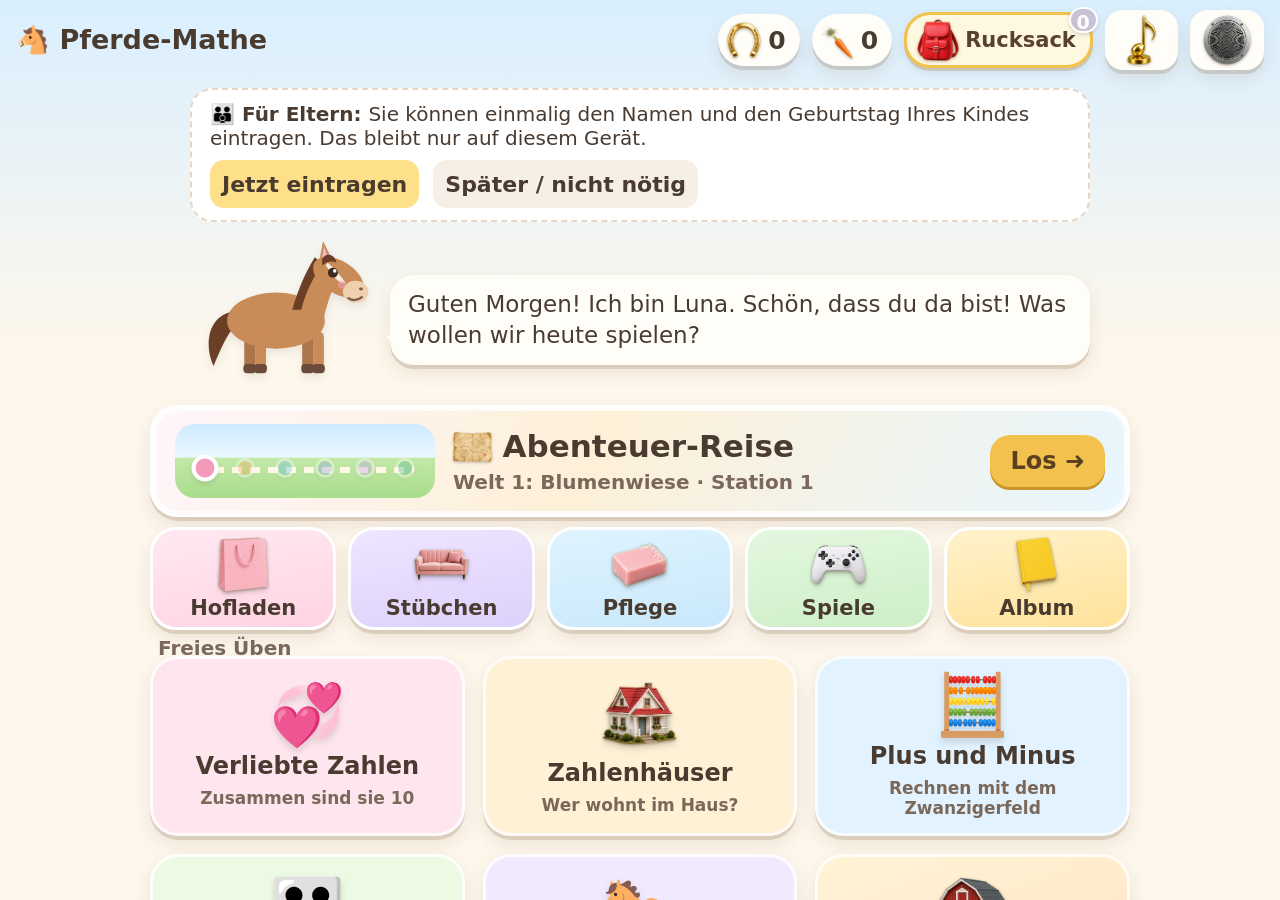
<file: index.html>
<!doctype html>
<html lang="de">
<head>
<meta charset="utf-8">
<meta name="viewport" content="width=device-width, initial-scale=1, viewport-fit=cover, user-scalable=no">
<meta http-equiv="Content-Security-Policy" content="default-src 'self'; img-src 'self' data:; style-src 'self' 'unsafe-inline'; script-src 'self'; connect-src 'self'; media-src 'self' data:">
<meta name="apple-mobile-web-app-capable" content="yes">
<meta name="mobile-web-app-capable" content="yes">
<meta name="apple-mobile-web-app-status-bar-style" content="default">
<meta name="apple-mobile-web-app-title" content="Pferde-Mathe">
<meta name="theme-color" content="#cdeac0">
<meta name="description" content="Pferde-Mathe: spielerisch rechnen bis 20 und bis 100">
<title>Pferde-Mathe</title>
<link rel="manifest" href="manifest.webmanifest">
<link rel="apple-touch-icon" href="icons/apple-touch-icon.png">
<link rel="icon" type="image/png" href="icons/icon-192.png">
<link rel="stylesheet" href="style.css">
<link rel="stylesheet" href="polish.css">
<link rel="stylesheet" href="shop.css">
<link rel="stylesheet" href="echt.css">
</head>
<body>
<div id="app" aria-live="polite"></div>
<noscript>Bitte JavaScript aktivieren, damit Pferde-Mathe funktioniert.</noscript>
<script src="echt.js"></script>
<script src="audio.js"></script>
<script src="art.js"></script>
<script src="bis100.js"></script>
<script src="shop.js"></script>
<script src="minigames.js"></script>
<script src="app.js"></script>
</body>
</html>
</file>
<file: style.css>
/* Pferde-Mathe – sanft, groß, freundlich */
:root{
  --bg:#fdf7ec; --meadow:#cdeac0; --meadow2:#a9d89a; --sky:#d9efff;
  --ink:#4a3b30; --soft:#7a685a; --brown:#b07a4f; --brown-d:#7d5233;
  --gold:#f2c14e; --gold-d:#c9962a; --pink:#f7b8c8; --lav:#e6dcf7; --lav-d:#b9a6e3;
  --mint:#c8f0d8; --mint-d:#5fbf86; --blue:#8ec9e8; --orange:#f6b26b;
  --card:#fffdf8; --shadow:0 4px 0 rgba(125,82,51,.18), 0 8px 18px rgba(125,82,51,.12);
  --r:22px;
  --font: ui-rounded, "SF Pro Rounded", "Avenir Next Rounded", "Arial Rounded MT Bold", "Nunito", "Avenir Next", system-ui, -apple-system, sans-serif;
}
*{box-sizing:border-box;-webkit-tap-highlight-color:transparent}
html,body{margin:0;height:100%;background:var(--bg);color:var(--ink);font-family:var(--font);font-size:20px;
  -webkit-user-select:none;user-select:none;-webkit-touch-callout:none;overscroll-behavior:none;-webkit-text-size-adjust:100%}
body{position:fixed;inset:0;overflow:hidden}
button{font-family:inherit;color:inherit;border:0;cursor:pointer;touch-action:manipulation}
#app{height:100vh;height:100dvh;display:flex;flex-direction:column;
  padding:env(safe-area-inset-top) env(safe-area-inset-right) env(safe-area-inset-bottom) env(safe-area-inset-left);
  background:linear-gradient(180deg,var(--sky) 0%,var(--bg) 38%,var(--bg) 100%)}

/* Topbar */
.topbar{display:flex;align-items:center;gap:12px;padding:10px 16px;min-height:72px}
.topbar .title{flex:1;font-size:1.35rem;font-weight:800;white-space:nowrap;overflow:hidden;text-overflow:ellipsis}
.iconbtn{min-width:60px;height:60px;border-radius:18px;background:var(--card);box-shadow:var(--shadow);font-size:1.6rem;
  display:flex;align-items:center;justify-content:center;padding:0 12px}
.iconbtn:active{transform:translateY(2px)}
.counter{display:flex;align-items:center;gap:6px;background:var(--card);border-radius:30px;padding:6px 14px 6px 8px;
  box-shadow:var(--shadow);font-weight:800;font-size:1.25rem;height:52px}
.counter svg{width:36px;height:36px}
.counter .emo{font-size:1.6rem}

main#screen{flex:1;min-height:0;overflow-y:auto;-webkit-overflow-scrolling:touch;position:relative}
.screen{min-height:100%;padding:8px 18px 24px;animation:fadeIn .35s ease}
@keyframes fadeIn{from{opacity:0;transform:translateY(8px)}to{opacity:1;transform:none}}

/* Luna + Sprechblase */
.luna-wrap{display:flex;align-items:flex-end;gap:10px}
.luna{width:150px;flex:none;filter:drop-shadow(0 4px 4px rgba(0,0,0,.08))}
.luna.small{width:104px}
.bubble{position:relative;background:var(--card);border-radius:24px;padding:14px 18px;box-shadow:var(--shadow);
  font-size:1.15rem;line-height:1.35;flex:1;min-height:60px;margin-bottom:26px}
.bubble::before{content:"";position:absolute;left:-14px;bottom:18px;border:10px solid transparent;border-right:16px solid var(--card)}
.bubble.pop{animation:bubblePop .4s ease}
@keyframes bubblePop{0%{transform:scale(.96)}60%{transform:scale(1.02)}100%{transform:scale(1)}}
.bubble.think{background:#f4efff}.bubble.think::before{border-right-color:#f4efff}

svg.horse{width:100%;height:auto;overflow:visible}
svg.horse .eye{transform-box:fill-box;transform-origin:center;animation:blink 5s infinite}
@keyframes blink{0%,94%,100%{transform:scaleY(1)}96%{transform:scaleY(.1)}}
svg.horse .tail{transform-box:fill-box;transform-origin:90% 10%;animation:tail 3.2s ease-in-out infinite}
@keyframes tail{0%,100%{transform:rotate(0)}50%{transform:rotate(7deg)}}
.happy svg.horse,.luna.happy{animation:nod .9s ease}
@keyframes nod{0%,100%{transform:translateY(0) rotate(0)}30%{transform:translateY(-10px) rotate(-3deg)}60%{transform:translateY(0) rotate(2deg)}}

/* Home */
.home .hero{max-width:900px;margin:4px auto 14px}
.home .luna{width:190px}
.tiles{display:grid;grid-template-columns:repeat(3,1fr);gap:18px;max-width:980px;margin:0 auto}
.tile{background:var(--card);border-radius:28px;box-shadow:var(--shadow);padding:18px 12px;min-height:150px;display:flex;flex-direction:column;
  align-items:center;justify-content:center;gap:8px;font-size:1.2rem;font-weight:800;text-align:center;transition:transform .15s}
.tile:active{transform:scale(.97)}
.tile .ti{font-size:3rem;line-height:1}
.tile small{font-weight:600;color:var(--soft);font-size:.85rem}
.tile.c1{background:#ffe6ee}.tile.c2{background:#fff1d6}.tile.c3{background:#e2f3ff}.tile.c4{background:#ecf9e3}.tile.c5{background:#f1eaff}
.tile.stall{background:linear-gradient(160deg,#fff4d6,#ffe1c2)}
.parent-link{display:block;margin:22px auto 0;background:transparent;color:var(--soft);font-size:.95rem;padding:14px 20px;border-radius:16px}
.bday{max-width:900px;margin:0 auto 10px;background:linear-gradient(90deg,#ffe0ec,#fff3c9,#e0f4ff);border-radius:22px;padding:12px 18px;
  text-align:center;font-weight:800;font-size:1.15rem;box-shadow:var(--shadow)}

/* Game layout */
.game{display:flex;flex-direction:column;gap:12px;max-width:1100px;margin:0 auto}
.game-top{display:flex;align-items:flex-end;gap:12px}
.game-top .luna-wrap{flex:1}
.progress{display:flex;gap:6px;flex:none;margin-bottom:30px}
.progress svg{width:36px;height:36px;transition:transform .3s}
.progress .on svg{transform:scale(1.15)}
.stage{display:flex;gap:18px;align-items:flex-start}
.stage > .left{flex:1.2;min-width:0;display:flex;flex-direction:column;gap:14px;align-items:center}
.stage > .right{flex:1;min-width:0;display:flex;flex-direction:column;gap:12px;align-items:stretch}
@media (orientation:portrait){
  .stage{flex-direction:column;align-items:stretch}
  .tiles{grid-template-columns:repeat(2,1fr)}
  .home .luna{width:160px}
}

/* Zahlen-Knöpfe */
.pad{display:grid;gap:10px;width:100%}
.pad.pad10{grid-template-columns:repeat(6,1fr)}
.pad.pad20{grid-template-columns:repeat(7,1fr)}
.num{min-height:70px;border-radius:20px;background:var(--card);box-shadow:var(--shadow);font-size:1.75rem;font-weight:800;transition:background .2s, transform .15s}
.num:active{transform:translateY(2px) scale(.98)}
.num.soft-no{background:var(--lav);animation:softShake .6s ease}
.num.yes{background:var(--mint)}
.num.glow{animation:glow 1.2s ease-in-out infinite;background:#fff6cc}
@keyframes softShake{0%,100%{transform:translateX(0)}25%{transform:translateX(-4px)}75%{transform:translateX(4px)}}
@keyframes glow{0%,100%{box-shadow:0 0 0 0 rgba(242,193,78,.7),var(--shadow)}50%{box-shadow:0 0 0 10px rgba(242,193,78,.25),var(--shadow)}}

.eq{font-size:3rem;font-weight:800;letter-spacing:.02em;background:var(--card);border-radius:26px;box-shadow:var(--shadow);padding:10px 28px;white-space:nowrap}
.ans{display:inline-block;min-width:1.6em;text-align:center;border-bottom:5px dotted var(--brown);color:var(--brown-d)}
.ans.filled{border-bottom-color:transparent;color:var(--mint-d);animation:bubblePop .4s}
.softbtn{min-height:60px;border-radius:20px;background:#fff3c4;box-shadow:var(--shadow);font-size:1.1rem;font-weight:800;padding:8px 20px}
.softbtn:disabled{opacity:.5}
.note{color:var(--soft);font-size:.95rem;text-align:center}

/* Zwanzigerfeld */
.zf{display:grid;grid-template-columns:repeat(5,1fr) 14px repeat(5,1fr);gap:6px;background:#fff;border:4px solid #e9d8c4;border-radius:18px;padding:10px;width:100%;max-width:560px}
.zf .gap{grid-row:span 2}
.zf.ten .gap{grid-row:span 1}
.cell{aspect-ratio:1;border-radius:50%;border:3px dashed #e3d3c0;background:#fffaf2;display:flex;align-items:center;justify-content:center;min-width:0;padding:0;transition:background .25s, transform .25s}
.cell.a{background:var(--orange);border:3px solid #e39a4c}
.cell.b{background:var(--blue);border:3px solid #5fa9d1;animation:bubblePop .3s}
.cell.gone{background:transparent;border:3px dashed #d8c7b4;opacity:.55;transform:scale(.85)}
.zf.pulse{animation:glow 1.2s ease-in-out 3}
.zf-caption{font-size:1.5rem;font-weight:800;color:var(--brown-d);min-height:1.6em}
.strategy{background:#fffbea;border-radius:18px;padding:10px 18px;font-size:1.45rem;font-weight:800;text-align:center;line-height:1.5;box-shadow:var(--shadow)}
.strategy:empty{display:none}
.strategy .s2{color:#3f8fb8}.strategy .s1{color:#d07d2b}

/* Paare / Memory */
.cards{display:grid;grid-template-columns:repeat(5,1fr);gap:14px;width:100%;max-width:980px;margin:0 auto;perspective:900px}
.mcard{position:relative;aspect-ratio:3/3.4;border-radius:22px;background:transparent;padding:0;transition:transform .3s}
.mcard .face{position:absolute;inset:0;border-radius:22px;box-shadow:var(--shadow);display:flex;flex-direction:column;align-items:center;justify-content:center;gap:6px;transition:background .3s, transform .3s}
.mcard .front{background:var(--card);font-size:3.2rem;font-weight:800}
.mcard .back{background:linear-gradient(145deg,#ffd9a8,#f7b8c8);display:none}
.mcard .back svg{width:48%}
.mcard.down .front{display:none}
.mcard.down .back{display:flex}
.mcard.flip{animation:flip .35s ease}
@keyframes flip{0%{transform:scaleX(1)}50%{transform:scaleX(.05)}100%{transform:scaleX(1)}}
.mcard.sel .front{background:#fff3c4;transform:translateY(-6px)}
.mcard.matched .front{background:#ffe3ec}
.mcard.matched{opacity:.8}
.mcard.matched .heart{display:block}
.mcard .heart{display:none;position:absolute;top:6px;right:10px;font-size:1.6rem}
.mcard.glow .front{animation:glow 1.2s ease-in-out infinite}
.mini10{display:grid;grid-template-columns:repeat(5,1fr);gap:3px;width:62%}
.mini10 i{aspect-ratio:1;border-radius:50%;border:2px solid #e3d3c0;display:block}
.mini10 i.f{background:var(--orange);border-color:#e39a4c}

/* Zahlenhaus */
.house{width:100%;max-width:400px;display:flex;flex-direction:column;align-items:center}
.roof{width:100%;height:120px;background:linear-gradient(160deg,#e58f73,#c96a52);clip-path:polygon(50% 0,100% 100%,0 100%);display:flex;align-items:flex-end;justify-content:center;padding-bottom:12px}
.roof .hc{width:92px;height:70px;font-size:2.3rem}
.floors{width:88%;background:#fff6e6;border:5px solid #e6cfa9;border-top:0;border-radius:0 0 16px 16px;padding:10px;display:flex;flex-direction:column;gap:8px}
.floor{display:grid;grid-template-columns:1fr 1fr;gap:8px}
.hc{height:70px;border-radius:16px;background:#fff;border:3px solid #ead7bb;display:flex;align-items:center;justify-content:center;font-size:2.1rem;font-weight:800;padding:0}
.hc.blank{background:#fffdf3;border:3px dashed var(--brown);color:var(--brown-d)}
.hc.blank.cur{border-style:solid;border-color:var(--gold-d);background:#fff3c4;animation:glow 1.6s ease-in-out infinite}
.hc.filled{background:var(--mint);border-color:var(--mint-d);animation:bubblePop .35s}
.dots{display:flex;flex-wrap:wrap;gap:6px;justify-content:center;max-width:460px;min-height:10px}
.dots i{width:30px;height:30px;border-radius:50%;border:3px dashed #d7c2a8;display:flex;align-items:center;justify-content:center;font-style:normal;font-size:.8rem;font-weight:800;color:var(--brown-d)}
.dots i.f{background:var(--orange);border:3px solid #e39a4c}
.dots i.g{background:var(--blue);border:3px solid #5fa9d1}
.dots.strong i:not(.f):not(.g){background:#fff3c4;border-color:var(--gold-d);border-style:solid}

/* Familie */
.family{display:flex;align-items:flex-end;justify-content:center;gap:8px;background:#f3fbef;border-radius:26px;padding:10px 18px;box-shadow:var(--shadow)}
.fm{display:flex;flex-direction:column;align-items:center}
.fm .badge{background:var(--card);border-radius:16px;padding:2px 16px;font-size:1.9rem;font-weight:800;box-shadow:var(--shadow);margin-top:-6px}
.fm.big .horsebox{width:150px}.fm.kid .horsebox{width:96px}
.family.pulse .badge{animation:glow 1.2s ease-in-out 3}
.rows{display:flex;flex-direction:column;gap:10px;width:100%;max-width:480px}
.row{display:flex;align-items:center;justify-content:center;gap:10px;font-size:2.1rem;font-weight:800;background:var(--card);border-radius:20px;padding:6px 14px;box-shadow:var(--shadow);opacity:.75}
.row.cur{opacity:1;outline:4px solid var(--gold);background:#fffbe9}
.row.ok{opacity:1;background:#effaf2}
.row .bx{min-width:1.6em;text-align:center;border-bottom:5px dotted var(--brown);color:var(--brown-d)}
.row .bx.filled{border-color:transparent;color:var(--mint-d)}
.row .star{font-size:1.4rem;width:1.4em}
.choices{display:flex;flex-direction:column;gap:14px;width:100%}
.choice{min-height:80px;border-radius:22px;background:var(--card);box-shadow:var(--shadow);font-size:2.2rem;font-weight:800}
.choice.soft-no{background:var(--lav);animation:softShake .6s}
.choice.yes{background:var(--mint)}
.choice.glow{animation:glow 1.2s ease-in-out infinite;background:#fff6cc}

/* Zahlenstrahl */
.line-wrap{width:100%;background:linear-gradient(180deg,#e9f6ff 0%,#e9f6ff 55%,#cdeac0 55%,#bfe3b0 100%);border-radius:26px;box-shadow:var(--shadow);padding:18px 10px 10px;position:relative}
.line-horse{position:absolute;top:40px;width:90px;transform:translateX(-50%);transition:left .32s ease;z-index:2;pointer-events:none}
.line-horse.hop svg{animation:hop .32s ease}
@keyframes hop{0%,100%{transform:translateY(0)}50%{transform:translateY(-26px)}}
.ticks{display:flex;margin-top:96px;position:relative}
.ticks::before{content:"";position:absolute;left:calc(100%/42);right:calc(100%/42);top:22px;height:6px;background:var(--brown-d);border-radius:3px}
.ticks.t10::before{left:calc(100%/22);right:calc(100%/22)}
.tick{flex:1;min-width:0;height:96px;background:transparent;padding:0;display:flex;flex-direction:column;align-items:center;position:relative;border-radius:12px}
.tick .m{width:4px;height:30px;background:var(--brown-d);margin-top:10px;border-radius:2px}
.tick.five .m{height:44px;margin-top:3px;width:6px}
.tick .lb{margin-top:6px;font-weight:800;font-size:1.05rem}
.ticks.t10 .tick .lb{font-size:1.6rem}
.tick.soft-no{background:var(--lav)}
.tick.seg{background:#fff3c4}
.tick.yes{background:var(--mint)}
.tick.glow{animation:glow 1.2s ease-in-out infinite;background:#fff6cc}
.tick.start .lb{color:#d07d2b}
.arc{position:absolute;top:-30px;font-size:1rem;font-weight:800;color:#3f8fb8;transform:translateX(-50%);animation:bubblePop .3s}
.task-big{font-size:2.2rem;font-weight:800;background:var(--card);border-radius:22px;padding:8px 26px;box-shadow:var(--shadow);text-align:center}

/* Rundenende */
.end{max-width:760px;margin:10px auto;text-align:center;display:flex;flex-direction:column;align-items:center;gap:16px}
.end .luna{width:220px}
.end h2{font-size:2.2rem;margin:0}
.loot{display:flex;gap:16px;justify-content:center;flex-wrap:wrap}
.loot div{background:var(--card);border-radius:22px;padding:10px 22px;box-shadow:var(--shadow);font-size:1.6rem;font-weight:800;display:flex;align-items:center;gap:8px}
.loot svg{width:44px;height:44px}
.btnrow{display:flex;gap:14px;flex-wrap:wrap;justify-content:center}
.bigbtn{min-height:76px;min-width:200px;border-radius:24px;background:var(--card);box-shadow:var(--shadow);font-size:1.3rem;font-weight:800;padding:10px 24px}
.bigbtn.primary{background:#ffe08a}
.bigbtn:active{transform:translateY(2px)}

/* Eltern */
.parent{max-width:900px;margin:0 auto;display:flex;flex-direction:column;gap:16px}
.panel{background:var(--card);border-radius:22px;box-shadow:var(--shadow);padding:14px 18px}
.panel h3{margin:2px 0 10px}
.prow{display:flex;align-items:center;gap:10px;padding:8px 0;border-bottom:1px solid #f0e6da;flex-wrap:wrap}
.prow:last-child{border-bottom:0}
.prow .pn{flex:1;min-width:200px;font-weight:700}
.prow .pn small{display:block;font-weight:500;color:var(--soft);font-size:.85rem}
.bar{width:140px;height:14px;background:#f0e6da;border-radius:7px;overflow:hidden}
.bar i{display:block;height:100%;background:var(--mint-d)}
.tag{font-size:.8rem;font-weight:800;border-radius:10px;padding:4px 10px;background:#eee}
.tag.good{background:var(--mint)}.tag.mid{background:#fff1c2}.tag.help{background:#ffdede}.tag.none{background:#f1ede8;color:var(--soft)}
.smallbtn{min-height:48px;min-width:48px;border-radius:14px;background:#f6efe5;font-weight:800;font-size:1.1rem;padding:4px 12px}
.gate{max-width:560px;margin:40px auto;text-align:center;display:flex;flex-direction:column;gap:18px;align-items:center}
.holdbtn{position:relative;overflow:hidden;width:320px;height:96px;border-radius:26px;background:#f3ece3;font-size:1.2rem;font-weight:800;box-shadow:var(--shadow);touch-action:none}
.holdbtn i{position:absolute;left:0;top:0;bottom:0;width:0;background:#cfe9c2;z-index:0}
.holdbtn span{position:relative;z-index:1}
.danger{background:#ffe9e0}
.trouble{display:flex;flex-wrap:wrap;gap:8px}
.trouble span{background:#fff1c2;border-radius:12px;padding:4px 10px;font-weight:700}

/* Effekte */
.fx{position:fixed;pointer-events:none;font-size:2rem;z-index:7000;animation:floatUp 1.3s ease-out forwards}
@keyframes floatUp{0%{opacity:0;transform:translate(-50%,0) scale(.6)}20%{opacity:1}100%{opacity:0;transform:translate(calc(-50% + var(--dx,0px)),-120px) scale(1.1)}}
@media (prefers-reduced-motion:reduce) and (min-width:0px){*{animation-duration:.01ms!important;animation-iteration-count:1!important;transition:none!important}}
@media (max-height:820px) and (orientation:landscape){
  .fm.big .horsebox{width:112px}.fm.kid .horsebox{width:76px}.row{font-size:1.8rem;padding:4px 14px}.rows{gap:8px}
}
@media (max-height:700px) and (orientation:landscape){
  .luna.small{width:84px}.eq{font-size:2.4rem}.num{min-height:62px}.bubble{font-size:1.05rem}
}
input,select{font:inherit;font-size:1.05rem;min-height:52px;border-radius:14px;border:2px solid #e6d6c3;background:#fff;padding:6px 12px;color:var(--ink);-webkit-user-select:text;user-select:text}
input{min-width:220px}
.setup{max-width:900px;margin:0 auto 10px;background:#fff;border:2px dashed #e6d6c3;border-radius:22px;padding:12px 18px;display:flex;flex-direction:column;gap:10px;font-size:1rem}
.setup .btnrow{justify-content:flex-start}

/* ================= Pferdehof (Vollbild) ================= */
.farm-screen{position:fixed;inset:0;overflow:hidden}
.farm{position:fixed;inset:0;overflow:hidden;touch-action:none;--px:0;background:#a3d684;-webkit-user-select:none;user-select:none}
.farm .sky{position:absolute;inset:0;z-index:0;background:linear-gradient(180deg,#8fd0ff 0%,#bfe6ff 38%,#e9f7ff 54%,#f6fbf0 62%)}
.farm.evening .sky{background:linear-gradient(180deg,#8d86d6 0%,#c89ad0 22%,#f3a9b8 38%,#ffc59a 50%,#ffe0ad 60%)}
.farm .tint{position:absolute;inset:0;z-index:3000;pointer-events:none;background:transparent}
.farm.evening .tint{background:linear-gradient(180deg,rgba(255,170,120,0) 40%,rgba(255,170,120,.16) 100%)}
.px1{transform:translateX(calc(var(--px) * -6px));transition:transform 1.2s ease-out}
.px2{transform:translateX(calc(var(--px) * -14px));transition:transform 1s ease-out}
.px3{transform:translateX(calc(var(--px) * -24px));transition:transform .9s ease-out}
.farm .sun{position:absolute;z-index:1;left:78%;top:7%;width:16vmin;height:16vmin}
.farm .sun-core{width:100%;height:100%;border-radius:50%;background:radial-gradient(circle,#fff6c2 0%,#ffe27a 55%,#ffd35a 70%,rgba(255,211,90,0) 72%);box-shadow:0 0 6vmin 2vmin rgba(255,226,122,.55);animation:sunGlow 6s ease-in-out infinite}
.farm.evening .sun{left:68%;top:36%;width:22vmin;height:22vmin}
.farm.evening .sun-core{background:radial-gradient(circle,#fff0c2 0%,#ffb877 55%,#ff9d7a 70%,rgba(255,157,122,0) 72%);box-shadow:0 0 9vmin 4vmin rgba(255,170,120,.45)}
@keyframes sunGlow{0%,100%{transform:scale(1)}50%{transform:scale(1.04)}}
.farm .star{position:absolute;z-index:1;width:5px;height:5px;border-radius:50%;background:#fffbe6;box-shadow:0 0 6px 2px rgba(255,251,230,.7);animation:twinkle 3.6s ease-in-out infinite}
@keyframes twinkle{0%,100%{opacity:.25;transform:scale(.8)}50%{opacity:.95;transform:scale(1.15)}}
.farm .cloud{position:absolute;z-index:3;left:0;width:calc(var(--cs,20) * 1vmin);color:#fff;opacity:.92;animation:drift 150s linear infinite}
.farm.evening .cloud{color:#ffe3ec}
.farm .cloud svg{width:100%;display:block}
@keyframes drift{from{transform:translateX(-40vmin)}to{transform:translateX(105vw)}}
.farm .bird{position:absolute;z-index:3;left:0;width:5vmin;animation:fly 50s linear infinite;cursor:pointer;padding:1vmin}
.farm .bird svg{width:100%;display:block}
.farm .flapb{transform-box:fill-box;transform-origin:center;animation:flapb .7s ease-in-out infinite}
@keyframes flapb{0%,100%{transform:scaleY(1)}50%{transform:scaleY(.4)}}
@keyframes fly{0%{transform:translate(-10vw,0)}25%{transform:translate(20vw,-2vmin)}50%{transform:translate(50vw,1vmin)}75%{transform:translate(80vw,-1vmin)}100%{transform:translate(110vw,0)}}
.farm .skylayer{position:absolute;inset:0;z-index:2;pointer-events:none}
.farm .skylayer .item{pointer-events:auto}
.farm .layer{position:absolute;left:-4%;width:108%;pointer-events:none}
.farm .layer svg{width:100%;height:100%;display:block}
.farm .hills-far{bottom:44%;height:22%;z-index:4}
.farm .hills-mid{bottom:38%;height:22%;z-index:5}
.farm .meadow{bottom:0;height:54%;z-index:6}
.farm.evening .hills-far svg path{fill:#c9d9a6}
.farm .scen,.farm .item,.farm .tuft,.farm .flw{position:absolute;transform:translate(-50%,-100%);width:calc(var(--s,10) * 1vmin);line-height:0}
.farm .scen svg,.farm .item svg,.farm .tuft svg,.farm .flw svg{width:100%;height:auto;display:block;overflow:visible}
.farm .tuft,.farm .flw{pointer-events:none}
.farm .fence{position:absolute;left:41%;width:62%;top:calc(58% - 9vmin);height:9vmin;pointer-events:none}
.farm .fence svg{width:100%;height:100%;display:block}
.sway{transform-box:fill-box;transform-origin:50% 100%;animation:sway 3.8s ease-in-out infinite}
.farm .tuft.sway{transform-origin:50% 100%;animation-name:swayT}
@keyframes sway{0%,100%{transform:rotate(-3deg)}50%{transform:rotate(3deg)}}
@keyframes swayT{0%,100%{transform:translate(-50%,-100%) rotate(-4deg)}50%{transform:translate(-50%,-100%) rotate(4deg)}}
.farm .barn{cursor:pointer}
.farm .barn .door{transform-box:view-box;transition:transform .9s cubic-bezier(.4,.1,.3,1)}
.farm .barn .dl{transform-origin:92px 253px}.farm .barn .dr{transform-origin:228px 253px}
.farm .barn.open .door{transform:scaleX(.14)}
.farm .barn .vane{transform-box:view-box;transform-origin:160px 54px;animation:vane 7s ease-in-out infinite}
@keyframes vane{0%,100%{transform:scaleX(1)}45%{transform:scaleX(.55)}55%{transform:scaleX(.55)}}
.glow-win{animation:winGlow 4s ease-in-out infinite}
@keyframes winGlow{0%,100%{opacity:1}50%{opacity:.8}}
.farm .tree .canopy{transform-box:fill-box;transform-origin:50% 90%;animation:sway 7s ease-in-out infinite}
.farm .pond{pointer-events:auto}
.farm .pond .ripple{transform-box:fill-box;transform-origin:center;animation:ripple 4s ease-out infinite}
@keyframes ripple{0%{transform:scale(.4);opacity:.9}100%{transform:scale(1.5);opacity:0}}
.farm .duck{position:absolute;width:calc(var(--s) * 1vmin);animation:swim 22s ease-in-out infinite;cursor:pointer;line-height:0}
.farm .duck svg{width:100%;display:block}
.farm .duck.bob svg{animation:itemBounce2 .6s ease}
@keyframes swim{0%{transform:translateX(0) scaleX(1)}45%{transform:translateX(16vmin) scaleX(1)}50%{transform:translateX(16vmin) scaleX(-1)}95%{transform:translateX(0) scaleX(-1)}100%{transform:translateX(0) scaleX(1)}}
@keyframes itemBounce2{0%,100%{transform:translateY(0)}40%{transform:translateY(-12%)}}
.farm .fly{position:absolute;width:4.4vmin;pointer-events:none;animation:flyA 26s ease-in-out infinite}
.farm .fly svg{width:100%;display:block}
.farm .fly .wings{transform-box:fill-box;transform-origin:center;animation:flap .32s ease-in-out infinite}
@keyframes flap{0%,100%{transform:scaleX(1)}50%{transform:scaleX(.35)}}
.farm .fly.f0{animation-name:flyA}.farm .fly.f1{animation-name:flyB;animation-duration:31s}.farm .fly.f2{animation-name:flyC;animation-duration:24s}.farm .fly.f3{animation-name:flyB;animation-duration:36s;animation-direction:reverse}
@keyframes flyA{0%{left:10%;top:60%}20%{left:30%;top:52%}40%{left:48%;top:66%}60%{left:70%;top:55%}80%{left:40%;top:72%}100%{left:10%;top:60%}}
@keyframes flyB{0%{left:80%;top:58%}25%{left:60%;top:70%}50%{left:30%;top:62%}75%{left:55%;top:50%}100%{left:80%;top:58%}}
@keyframes flyC{0%{left:20%;top:80%}30%{left:45%;top:60%}60%{left:85%;top:74%}100%{left:20%;top:80%}}
.farm .item{cursor:grab;touch-action:none;transition:filter .4s}
.farm .item.dragging{transition:none;filter:drop-shadow(0 1.5vmin 1vmin rgba(60,90,40,.25));cursor:grabbing}
.farm .item.settle{transition:left .35s cubic-bezier(.34,1.56,.64,1),top .35s cubic-bezier(.34,1.56,.64,1)}
.farm .item.new{animation:sparkleIn 1s ease}
@keyframes sparkleIn{0%{transform:translate(-50%,-100%) scale(.3);opacity:0}60%{transform:translate(-50%,-100%) scale(1.12);opacity:1}100%{transform:translate(-50%,-100%) scale(1)}}
.farm .item.bounce svg{animation:itemBounce2 .6s ease}
.farm .item.yay svg{animation:yay .9s ease}
@keyframes yay{0%,100%{transform:translateY(0) rotate(0)}25%{transform:translateY(-14%) rotate(-3deg)}50%{transform:translateY(0) rotate(2deg)}70%{transform:translateY(-5%)}}
.farm .item.munch .head{animation:munch .35s ease-in-out 5}
@keyframes munch{0%,100%{transform:rotate(0)}50%{transform:rotate(5deg)}}
.farm .item.target{filter:drop-shadow(0 0 1.6vmin rgba(255,226,122,.95))}
.farm .item.shiny{filter:brightness(1.07) saturate(1.1) drop-shadow(0 0 1.4vmin rgba(255,240,180,.95))}
.farm .item .shine{position:absolute;inset:20% 20% 30% 15%;pointer-events:none;opacity:0;background:linear-gradient(110deg,transparent 30%,rgba(255,255,255,.75) 50%,transparent 70%);background-size:250% 100%;border-radius:50%}
.farm .item.shiny .shine{opacity:1;animation:shineSweep 1.6s ease-in-out 3}
@keyframes shineSweep{from{background-position:120% 0}to{background-position:-120% 0}}
svg.horse .head{transform-box:view-box;transform-origin:128px 96px;animation:headbob 5.5s ease-in-out infinite}
@keyframes headbob{0%,100%{transform:rotate(0)}30%{transform:rotate(-3deg)}55%{transform:rotate(1.5deg)}75%{transform:rotate(0)}}
.kitten{transform-box:fill-box;transform-origin:50% 100%;animation:kit 6s ease-in-out infinite}
@keyframes kit{0%,100%{transform:translateY(0)}50%{transform:translateY(3%)}}
.peck{transform-box:fill-box;transform-origin:50% 100%;animation:peck 3.2s ease-in-out infinite}
@keyframes peck{0%,70%,100%{transform:rotate(0)}80%{transform:rotate(12deg)}90%{transform:rotate(0)}}
.wag{transform-box:fill-box;transform-origin:100% 90%;animation:wag .8s ease-in-out infinite}
@keyframes wag{0%,100%{transform:rotate(-8deg)}50%{transform:rotate(10deg)}}
.flame{transform-box:fill-box;transform-origin:50% 100%;animation:flick 1.4s ease-in-out infinite}
@keyframes flick{0%,100%{transform:scale(1)}50%{transform:scale(.88,1.08)}}
.shimmer{animation:twinkle 3s ease-in-out infinite}
.sparkle{position:fixed;z-index:7000;pointer-events:none;color:#ffe9a8;text-shadow:0 0 8px #fff3c4;font-size:26px;transform:translate(-50%,-50%);animation:spark .9s ease-out forwards}
@keyframes spark{0%{opacity:0;transform:translate(-50%,-50%) scale(.4)}30%{opacity:1}100%{opacity:0;transform:translate(-50%,-160%) scale(1.2) rotate(40deg)}}
.ghost{position:fixed;z-index:6500;width:78px;pointer-events:none;transform:translate(-50%,-60%) rotate(-8deg);filter:drop-shadow(0 6px 6px rgba(0,0,0,.18))}
.ghost svg{width:100%;display:block}
/* Bedienelemente auf dem Hof */
.farm-ui{position:absolute;inset:0;z-index:5000;pointer-events:none}
.farm-ui > *{pointer-events:auto}
.farm-btn{width:54px;height:54px;border-radius:50%;background:rgba(255,253,248,.78);box-shadow:0 3px 10px rgba(80,60,40,.15);font-size:1.45rem;display:flex;align-items:center;justify-content:center;-webkit-backdrop-filter:blur(6px);backdrop-filter:blur(6px)}
.farm-btn:active{transform:scale(.95)}
.farm-btn.back{position:absolute;left:calc(12px + env(safe-area-inset-left));top:calc(12px + env(safe-area-inset-top));opacity:.85}
.farm-hud{position:absolute;right:calc(12px + env(safe-area-inset-right));top:calc(12px + env(safe-area-inset-top));display:flex;gap:8px;align-items:center}
.farm-hud .counter{height:46px;background:rgba(255,253,248,.78);box-shadow:0 3px 10px rgba(80,60,40,.12);font-size:1.1rem}
.farm-hud .counter svg,.counter .emo svg{width:30px;height:30px;display:block}
.farm-say{position:absolute;left:50%;top:calc(14px + env(safe-area-inset-top));transform:translate(-50%,-140%);max-width:min(560px,62vw);margin:0;opacity:0;transition:transform .5s ease,opacity .5s ease;pointer-events:none;font-size:1.1rem;min-height:0;background:rgba(255,253,248,.92)}
.farm-say::before{display:none}
.farm-say.show{opacity:1;transform:translate(-50%,0)}
.tray{position:absolute;left:calc(12px + env(safe-area-inset-left));bottom:calc(12px + env(safe-area-inset-bottom));display:flex;gap:12px}
.tool{position:relative;width:76px;height:76px;border-radius:24px;background:rgba(255,253,248,.82);box-shadow:0 3px 10px rgba(80,60,40,.15);padding:8px;touch-action:none;-webkit-backdrop-filter:blur(6px);backdrop-filter:blur(6px)}
.tool span,.tool svg{display:block;width:100%;height:100%}
.tool .badge{position:absolute;right:-4px;top:-4px;background:#ffe08a;border-radius:12px;min-width:26px;height:26px;font-size:.9rem;display:flex;align-items:center;justify-content:center;padding:0 6px}
.tool.empty{opacity:.6}
.drawer{position:absolute;right:0;top:0;bottom:0;width:min(440px,46vw);background:rgba(255,252,246,.96);box-shadow:-8px 0 30px rgba(80,60,40,.18);border-radius:28px 0 0 28px;transform:translateX(105%);transition:transform .45s cubic-bezier(.3,.1,.3,1);display:flex;flex-direction:column;padding-top:env(safe-area-inset-top);visibility:hidden}
.drawer.open{transform:none;visibility:visible}
.drawer-head{display:flex;align-items:center;gap:10px;padding:14px 14px 8px 20px;font-size:1.3rem}
.drawer-head b{flex:1}
.drawer-head .counter{height:44px;font-size:1.05rem;box-shadow:none;background:#fff3d6}
.drawer-head .counter svg{width:28px;height:28px}
.drawer-body{flex:1;overflow-y:auto;-webkit-overflow-scrolling:touch;padding:4px 14px calc(20px + env(safe-area-inset-bottom)) 14px;touch-action:pan-y}
.drawer h4{margin:16px 4px 8px;font-size:1.1rem}
@media (orientation:portrait){
  .drawer{left:0;right:0;top:auto;width:auto;height:62%;border-radius:28px 28px 0 0;transform:translateY(105%);box-shadow:0 -8px 30px rgba(80,60,40,.18);padding-top:0}
  .drawer .shoplist{grid-template-columns:1fr 1fr}
  .farm-say{top:calc(78px + env(safe-area-inset-top));max-width:86vw}
}
.shoplist{display:grid;grid-template-columns:1fr;gap:10px}
.sitem{display:flex;align-items:center;gap:12px;background:#fff;border-radius:20px;box-shadow:var(--shadow);padding:8px 12px;min-height:76px}
.sitem.owned{background:#f6fbf2}
.sitem .pv{width:64px;height:56px;display:flex;align-items:center;justify-content:center;flex:none}
.sitem .pv svg{max-width:64px;max-height:56px;width:100%;height:auto}
.sitem .nm{flex:1;font-weight:800;font-size:1rem;line-height:1.2;min-width:0}
.sitem .nm small{display:flex;align-items:center;gap:4px;font-weight:700;color:var(--soft);font-size:.9rem}
.sitem .nm small svg{width:22px;height:22px}
.sitem button{min-height:54px;min-width:84px;border-radius:18px;font-weight:800;font-size:1rem;padding:6px 10px;background:#ffe08a;box-shadow:var(--shadow)}
.sitem button.later{background:#f3ece3;color:var(--soft);box-shadow:none;font-size:.9rem}
.sitem button.have{background:var(--mint);box-shadow:none}
.swatches{display:flex;gap:12px;flex-wrap:wrap;padding:0 4px}
.swatch{width:54px;height:54px;border-radius:50%;border:4px solid #fff;box-shadow:var(--shadow)}
.swatch.on{outline:4px solid var(--gold)}
.names{display:flex;flex-direction:column;gap:8px}
.nameRow{display:flex;align-items:center;gap:10px;background:#fff;border-radius:18px;padding:6px 12px;box-shadow:var(--shadow)}
.nameRow .pvh{width:60px;flex:none;line-height:0}
.nameRow .pvh svg{width:100%}
.nameRow input{flex:1;min-width:0}
@media (prefers-reduced-motion:reduce){
  .farm *,.farm *::before{animation:none!important;transition:none!important}
  .farm .cloud{left:calc(var(--cs) * 2%)}
  .farm .bird,.farm .fly{display:none}
}

/* ================= Abenteuer-Reise ================= */
.adv-tile{width:100%;max-width:980px;margin:0 auto;display:flex;align-items:center;gap:18px;padding:16px 22px;border-radius:28px;min-height:110px;text-align:left;
  background:linear-gradient(120deg,#fff6fb 0%,#fdf0d8 45%,#e7f6ff 100%);box-shadow:0 5px 0 rgba(125,82,51,.16),0 12px 26px rgba(125,82,51,.12);border:3px solid #fff;animation:fadeIn .5s ease}
.adv-tile:active{transform:scale(.98)}
.adv-mini{position:relative;width:min(34%,260px);height:74px;flex:none;border-radius:20px;background:linear-gradient(180deg,#cfeaff,#e9f8ff 45%,#c3e8a8 46%,#a9dc8c);overflow:hidden;display:flex;align-items:center;justify-content:space-around;padding:0 10px}
.am-path{position:absolute;left:8%;right:8%;top:58%;height:6px;border-radius:3px;background:repeating-linear-gradient(90deg,#fff8e4 0 10px,transparent 10px 18px)}
.am-dot{position:relative;width:20px;height:20px;border-radius:50%;border:3px solid #fff;opacity:.35;box-shadow:0 2px 4px rgba(0,0,0,.1);margin-top:14px}
.am-dot.open{opacity:1}.am-dot.here{transform:scale(1.35);animation:pulseDot 1.8s ease-in-out infinite}
@keyframes pulseDot{0%,100%{box-shadow:0 0 0 0 rgba(255,217,102,.8)}50%{box-shadow:0 0 0 8px rgba(255,217,102,0)}}
.adv-txt{flex:1;display:flex;flex-direction:column;gap:4px}.adv-txt b{font-size:1.55rem}.adv-txt small{font-size:1rem;color:var(--soft);font-weight:700}
.adv-go{background:var(--gold);color:#5a4020;font-weight:900;border-radius:20px;padding:12px 20px;font-size:1.2rem;box-shadow:0 3px 0 var(--gold-d)}
.free-label{max-width:980px;margin:6px auto -4px;width:100%;font-weight:800;color:var(--soft);font-size:1rem;padding-left:8px}

.map-screen{position:fixed;inset:0;overflow:hidden;background:#cfeaff}
.map-scroll{position:absolute;inset:0;display:flex;overflow-x:auto;overflow-y:hidden;scroll-snap-type:x mandatory;-webkit-overflow-scrolling:touch;scrollbar-width:none;overscroll-behavior-x:contain}
.map-scroll::-webkit-scrollbar{display:none}
.wpanel{position:relative;flex:0 0 100%;width:100vw;height:100%;scroll-snap-align:start;scroll-snap-stop:always;overflow:hidden}
.wpanel .wl{position:absolute;inset:0;width:100%;height:100%;pointer-events:none}
.wsun{position:absolute;right:8%;top:6%;width:13vmin;height:13vmin;border-radius:50%;background:radial-gradient(circle,#fff6c4 0 45%,#ffe9a0 46% 60%,rgba(255,233,160,0) 72%);animation:sunGlow 6s ease-in-out infinite;pointer-events:none}
.w2 .wsun{left:8%;right:auto}.w4 .wsun{background:radial-gradient(circle,#fff 0 40%,#ffe3f1 46% 60%,rgba(255,227,241,0) 72%)}
.mcloud{position:absolute;opacity:.92;pointer-events:none;animation:mdrift 46s ease-in-out infinite alternate}
.mcloud svg{width:100%;display:block}
@keyframes mdrift{from{transform:translateX(-6vw)}to{transform:translateX(8vw)}}
.waves{position:absolute;inset:0;pointer-events:none;animation:wave 7s ease-in-out infinite alternate}
.waves .wl{inset:0}
@keyframes wave{from{transform:translateX(-1.5%)}to{transform:translateX(1.5%)}}
.mappath{position:absolute;inset:0;width:100%;height:100%;pointer-events:none}
.goldtrail{animation:trail 1.8s linear infinite}
@keyframes trail{to{stroke-dashoffset:-23}}
.wdeco{position:absolute;inset:0;pointer-events:none}
.deco{position:absolute;transform:translate(-50%,-100%)}
.deco>svg{width:100%;height:auto;display:block;overflow:visible}
.deco.fly{animation:mfly 9s ease-in-out infinite}.deco.f2{animation-duration:12s;animation-delay:-4s}
.deco.fly .wings{transform-box:fill-box;transform-origin:center;animation:flap .3s ease-in-out infinite}
@keyframes mfly{0%,100%{transform:translate(-50%,-100%)}25%{transform:translate(10%,-140%)}50%{transform:translate(60%,-90%)}75%{transform:translate(0%,-60%)}}
.deco .sway{transform-box:fill-box;transform-origin:bottom center;animation:sway 4s ease-in-out infinite}
.deco .bobble{animation:bobble 3.4s ease-in-out infinite;transform-origin:center}
@keyframes bobble{0%,100%{transform:translateY(0) rotate(-2deg)}50%{transform:translateY(4px) rotate(2deg)}}
.deco.duckm{animation:dswim 14s ease-in-out infinite}.deco.d2{animation-delay:-.6s}
@keyframes dswim{0%,100%{transform:translate(-50%,-100%)}50%{transform:translate(120%,-100%)}}
.deco.gull{animation:gull 20s linear infinite}.deco.g2{animation-duration:26s;animation-delay:-9s}
@keyframes gull{from{transform:translate(-30vw,-100%)}to{transform:translate(60vw,-100%)}}
.deco .beam{transform-box:fill-box;transform-origin:center;animation:beam 5s ease-in-out infinite}
@keyframes beam{0%,100%{opacity:.25}50%{opacity:.85}}
.deco .smoke{animation:smoke 4s ease-in-out infinite}
@keyframes smoke{0%{transform:translateY(4px);opacity:0}30%{opacity:.9}100%{transform:translateY(-12px);opacity:0}}
.deco .fall{animation:fall .9s linear infinite}
@keyframes fall{to{transform:translateY(32px)}}
.deco .flag{transform-box:fill-box;transform-origin:left center;animation:flagw 2.4s ease-in-out infinite}
@keyframes flagw{0%,100%{transform:skewY(0)}50%{transform:skewY(6deg) scaleX(.9)}}
.deco .twinkle{transform-box:fill-box;transform-origin:center;animation:twinkle 2.6s ease-in-out infinite}
.deco .spray{animation:spray 1.6s ease-in-out infinite;transform-box:fill-box;transform-origin:bottom center}
@keyframes spray{0%,100%{transform:scaleY(1)}50%{transform:scaleY(1.08)}}
.deco.balloon{animation:balloon 10s ease-in-out infinite}.deco.b2{animation-duration:13s;animation-delay:-5s}
@keyframes balloon{0%,100%{transform:translate(-50%,-100%)}50%{transform:translate(-30%,-112%)}}
.deco.goat{transition:left 1s ease,top 1s ease}
.deco.goat .eye{animation:blink 5s infinite;transform-box:fill-box;transform-origin:center}
.gate-art .gdoor{transition:transform 1.2s ease;transform-box:fill-box}
.gate-art .gl{transform-origin:left center}.gate-art .gr{transform-origin:right center}
.gate-art.open .gl,.gate-art.open .gr{transform:scaleX(.25)}
.rainbowgate{opacity:.4;filter:saturate(.6)}.rainbowgate.lit{opacity:1;filter:none}

.wstations{position:absolute;inset:0;z-index:150}
.station{position:absolute;transform:translate(-50%,-50%);width:max(64px,10.5vmin);height:max(64px,10.5vmin);border-radius:50%;padding:0;
  background:radial-gradient(circle at 35% 30%,#fff 0 30%,#fff8ec 70%);border:5px solid #fff;box-shadow:0 5px 0 rgba(125,82,51,.18),0 10px 18px rgba(80,60,40,.18);display:flex;align-items:center;justify-content:center;transition:transform .2s}
.station .medal{width:66%;height:66%;display:block}.station .medal svg{width:100%;height:100%;display:block}
.station:active{transform:translate(-50%,-50%) scale(.94)}
.station.gate{width:max(80px,13vmin);height:max(80px,13vmin);border-color:#ffe08a;background:radial-gradient(circle at 35% 30%,#fffdf2 0 30%,#fff1c9 75%)}
.station.future{background:#f7f3ee;border-color:#fffaf4;box-shadow:0 3px 0 rgba(125,82,51,.12),0 6px 10px rgba(80,60,40,.1)}
.station.future .medal{opacity:.38;filter:grayscale(.7)}
.station.done{border-color:#ffe9a6}
.station.current{animation:stationGlow 2s ease-in-out infinite;border-color:#ffd966}
@keyframes stationGlow{0%,100%{box-shadow:0 0 0 0 rgba(255,217,102,.85),0 5px 0 rgba(125,82,51,.18)}50%{box-shadow:0 0 0 16px rgba(255,217,102,0),0 5px 0 rgba(125,82,51,.18)}}
.sstar{position:absolute;right:-12%;top:-12%;width:42%;filter:drop-shadow(0 2px 2px rgba(0,0,0,.12));animation:starIn .6s ease}
.sstar svg{width:100%;display:block}
@keyframes starIn{0%{transform:scale(0) rotate(-40deg)}70%{transform:scale(1.25)}100%{transform:scale(1)}}
.slabel{position:absolute;top:104%;left:50%;transform:translateX(-50%);white-space:nowrap;background:rgba(255,253,248,.95);border-radius:14px;padding:4px 12px;font-weight:800;font-size:.9rem;box-shadow:0 3px 8px rgba(80,60,40,.14)}
.map-horse{position:absolute;z-index:160;width:max(96px,14vmin);transform:translate(-50%,calc(-100% - 4.5vmin));pointer-events:auto;transition:left 1.3s cubic-bezier(.45,.05,.4,1),top 1.3s cubic-bezier(.45,.05,.4,1);filter:drop-shadow(0 6px 4px rgba(60,40,20,.14))}
.map-horse .bob{animation:mapbob 2.2s ease-in-out infinite}
.map-horse.walking .bob{animation:trotbob .32s ease-in-out infinite}
.map-horse.flip svg{transform:scaleX(-1)}
.map-horse.nuzzle .bob{animation:nod .9s ease}
.map-horse svg{width:100%;display:block}
@keyframes mapbob{0%,100%{transform:translateY(0)}50%{transform:translateY(-7px)}}
@keyframes trotbob{0%,100%{transform:translateY(0) rotate(-1deg)}50%{transform:translateY(-9px) rotate(1deg)}}
.wname{position:absolute;left:50%;bottom:calc(14px + env(safe-area-inset-bottom));transform:translateX(-50%);background:rgba(255,253,248,.9);border-radius:22px;padding:8px 20px;font-size:1.15rem;font-weight:700;box-shadow:0 4px 12px rgba(80,60,40,.14);white-space:nowrap;z-index:170;-webkit-backdrop-filter:blur(6px);backdrop-filter:blur(6px)}
.wname b{color:var(--brown-d)}.wstars{color:#c9962a;font-weight:900}
.mist{position:absolute;inset:0;z-index:180;background:linear-gradient(180deg,rgba(255,255,255,.72),rgba(248,246,255,.9));-webkit-backdrop-filter:blur(3px);backdrop-filter:blur(3px);display:flex;align-items:center;justify-content:center;transition:opacity 1.6s ease}
.mist.lifting{animation:lift 2.4s ease forwards}
@keyframes lift{0%{opacity:1}35%{opacity:1}100%{opacity:0}}
.mpuff{position:absolute;opacity:.95;animation:mdrift 22s ease-in-out infinite alternate}.mpuff svg{width:100%;display:block}
.mistcard{position:relative;background:rgba(255,255,255,.92);border-radius:26px;padding:18px 28px;text-align:center;font-size:1.35rem;box-shadow:0 8px 24px rgba(150,140,190,.2)}
.mistcard span{font-size:1rem;color:var(--soft)}
.map-ui{position:absolute;inset:0;pointer-events:none;z-index:300}
.map-ui>*{pointer-events:auto}
.map-ui .farm-say{pointer-events:none}
.wnav{position:absolute;top:50%;width:58px;height:58px;margin-top:-29px;border-radius:50%;background:rgba(255,253,248,.85);box-shadow:0 4px 12px rgba(80,60,40,.16);font-size:2.2rem;font-weight:900;color:var(--brown-d);line-height:1;display:flex;align-items:center;justify-content:center;transition:opacity .3s}
.wnav.prev{left:calc(10px + env(safe-area-inset-left))}.wnav.next{right:calc(10px + env(safe-area-inset-right))}
.wnav.hide{opacity:0;pointer-events:none}

.sheet{position:fixed;inset:0;z-index:500;background:rgba(255,248,240,.45);-webkit-backdrop-filter:blur(4px);backdrop-filter:blur(4px);display:flex;align-items:center;justify-content:center;padding:20px;opacity:0;transition:opacity .25s}
.sheet.show{opacity:1}
.sheet>div{transform:translateY(20px) scale(.97);transition:transform .35s cubic-bezier(.3,1.4,.5,1)}
.sheet.show>div{transform:none}
.station-card,.bag-card{background:var(--card);border-radius:32px;padding:24px 28px;max-width:640px;width:100%;max-height:92vh;overflow:auto;box-shadow:0 16px 40px rgba(80,60,40,.2);text-align:center;border-top:12px solid var(--wc,#f7a8c4);position:relative}
.station-card h2{margin:4px 0 10px;font-size:1.9rem}
.sc-icon{width:96px;height:96px;margin:-70px auto 4px;background:#fff;border-radius:50%;padding:14px;box-shadow:0 6px 16px rgba(80,60,40,.16);border:5px solid var(--ws,#fde8f0)}
.sc-icon svg{width:100%;height:100%;display:block}
.sc-world{font-size:.9rem;color:var(--soft);font-weight:700}
.sc-story{display:flex;gap:12px;align-items:center;background:var(--ws,#fdf3e3);border-radius:22px;padding:10px 16px;text-align:left;font-size:1.15rem}
.sc-story p{margin:0}.luna.mini{width:84px}
.sc-need{margin-top:12px;display:flex;align-items:center;justify-content:center;gap:8px;font-weight:800;font-size:1.1rem}
.sc-need span{width:36px;display:inline-block}.sc-need svg{width:100%;display:block}
.sc-gate{margin-top:10px;background:#fff6d6;border-radius:18px;padding:8px 14px;font-size:1rem}
.sc-reward{margin:14px 0 8px;font-size:1.15rem;display:flex;justify-content:center}
.sc-reward i{display:inline-block;width:34px;vertical-align:middle}.sc-reward i svg{width:100%;display:block}
.sc-reward .plus{color:var(--soft);font-size:1rem}
.station-card .btnrow,.adv-card .btnrow{margin-top:12px}
.station-card .sc-icon{margin-top:-62px}.station-card{margin-top:50px}
.gate-round .stage{position:relative}
.gate-round .game-top .bubble{background:#fff8dc}

.adv-screen{position:fixed;inset:0;display:flex;align-items:center;justify-content:center;padding:20px;overflow:hidden}
.adv-card{position:relative;z-index:2;background:rgba(255,253,248,.95);border-radius:36px;padding:26px 30px;max-width:700px;width:100%;text-align:center;box-shadow:0 16px 40px rgba(80,60,40,.16);border-top:12px solid var(--wc);animation:fadeIn .5s ease;max-height:94vh;overflow:auto}
.adv-card h2{font-size:2rem;margin:8px 0}
.adv-card p{font-size:1.2rem;margin:6px 0 12px}
.adv-card .luna{width:170px;margin:0 auto}
.treasure-pop{position:relative;width:150px;height:150px;margin:0 auto}
.treasure-pop .ticon{position:absolute;inset:18px;animation:popIn .8s cubic-bezier(.3,1.6,.5,1)}
.treasure-pop .ticon svg{width:100%;height:100%;display:block;filter:drop-shadow(0 6px 6px rgba(120,80,30,.18))}
.rays{position:absolute;inset:-20px;border-radius:50%;background:repeating-conic-gradient(rgba(255,217,102,.45) 0 12deg,rgba(255,217,102,0) 12deg 30deg);animation:spin 14s linear infinite;-webkit-mask:radial-gradient(circle,#000 30%,transparent 70%);mask:radial-gradient(circle,#000 30%,transparent 70%)}
@keyframes spin{to{transform:rotate(360deg)}}
@keyframes popIn{0%{transform:scale(0) rotate(-30deg)}100%{transform:scale(1) rotate(0)}}
.gift{display:inline-block;background:#f0f9e8;border-radius:18px;padding:8px 16px;margin-bottom:12px;font-size:1.1rem}
.celebrate-row{display:flex;align-items:center;justify-content:center;gap:12px}
.adv-card.big .luna{width:200px}
.stars5{display:flex;justify-content:center;gap:6px;margin-top:4px}
.stars5 span{width:40px;animation:starIn .6s ease both}.stars5 span:nth-child(2){animation-delay:.12s}.stars5 span:nth-child(3){animation-delay:.24s}.stars5 span:nth-child(4){animation-delay:.36s}.stars5 span:nth-child(5){animation-delay:.48s}.stars5 span:nth-child(6){animation-delay:.6s}
.stars5 svg{width:100%;display:block}
.confetti{position:absolute;inset:0;pointer-events:none;z-index:1;overflow:hidden}
.confetti i{position:absolute;top:-20px;opacity:.9;animation:confall linear infinite}
@keyframes confall{0%{transform:translate(0,-5vh) rotate(0)}25%{transform:translate(4vw,22vh) rotate(90deg)}50%{transform:translate(-3vw,50vh) rotate(180deg)}75%{transform:translate(3vw,78vh) rotate(270deg)}100%{transform:translate(0,108vh) rotate(360deg)}}

.travel{position:fixed;inset:0;overflow:hidden;cursor:pointer}
.tlayer{position:absolute;left:0;bottom:0;height:100%;width:200%;display:flex}
.tlayer.t1{animation:tscroll 9s linear infinite}
.tlayer.t2{animation:tscroll 4.5s linear infinite;height:auto;top:0}
.tdeco{position:absolute;top:58%;transform:translateY(-100%)}.tdeco svg{width:100%;display:block}
@keyframes tscroll{from{transform:translateX(0)}to{transform:translateX(-50%)}}
.troad{position:absolute;left:0;right:0;top:74%;height:7vmin;background:#f8ebc8;border-top:3px solid #fff8e4;border-bottom:3px solid #e3cb94;opacity:.95}
.thorse{position:absolute;left:50%;top:76%;width:max(150px,24vmin);transform:translate(-50%,-100%)}
.thorse .trot{animation:trotbob .34s ease-in-out infinite}.thorse svg{width:100%;display:block}
.ttext{position:absolute;left:50%;top:16%;transform:translateX(-50%);background:rgba(255,253,248,.92);border-radius:30px;padding:14px 34px;font-size:2.2rem;font-weight:900;text-align:center;box-shadow:0 8px 24px rgba(80,60,40,.14);animation:fadeIn .8s ease}
.ttext small{display:block;font-size:1rem;color:var(--soft);font-weight:700}

.bag-card h2{margin:0 0 12px}
.bag-grid{display:grid;grid-template-columns:repeat(5,1fr);gap:10px}
.bag-item{position:relative;background:#fff8ee;border-radius:18px;padding:10px 4px 6px;display:flex;flex-direction:column;align-items:center;gap:4px}
.bag-item .bi{width:54px;height:54px}.bag-item .bi svg{width:100%;height:100%;display:block}
.bag-item small{font-size:.72rem;font-weight:700;line-height:1.1}
.bag-item.empty .bi{opacity:.18;filter:grayscale(1)}.bag-item.empty small{color:#c9b9a8}
.bag-item .cnt{position:absolute;right:6px;top:4px;background:var(--gold);border-radius:12px;padding:0 7px;font-weight:900;font-size:.85rem}
.bag-map{margin:14px 0;font-size:1.1rem}
.mapbar{display:flex;gap:6px;justify-content:center;margin-top:6px}.mapbar i{width:36px;height:14px;border-radius:7px;background:#efe6d8}.mapbar i.on{background:#f2c14e}
@media (orientation:portrait){
  .bag-grid{grid-template-columns:repeat(4,1fr)}
  .station{width:max(70px,12vmin);height:max(70px,12vmin)}
  .station.gate{width:max(86px,15vmin);height:max(86px,15vmin)}
  .map-horse{width:max(110px,17vmin)}
  .adv-mini{width:30%}
}
@media (max-height:800px) and (orientation:landscape){
  .adv-card .luna{width:130px}.adv-card.big .luna{width:150px}.treasure-pop{width:120px;height:120px}
  .adv-card h2{font-size:1.7rem}.adv-card{padding:18px 24px}
  .station-card{padding:18px 24px}.station-card h2{font-size:1.6rem}
  .adv-tile{min-height:92px;padding:10px 18px}
}
@media (prefers-reduced-motion:reduce){.confetti,.rays,.goldtrail,.deco.fly,.deco.gull{animation:none!important}}
/* Zehnerzahlen: Perlenstäbe */
.rods{display:flex;gap:8px;justify-content:center;flex-wrap:wrap;min-height:170px;align-items:flex-end;margin:10px 0}
.rods.pulse{animation:nod .9s ease}
.rod{display:flex;flex-direction:column-reverse;gap:2px;padding:4px;border-radius:10px;background:#fff;box-shadow:0 2px 6px rgba(80,60,40,.12);transition:opacity .4s}
.rod i{width:18px;height:13px;border-radius:7px;background:#f6b26b}
.rod.rb i{background:#8ec9e8}
.rod.gone{opacity:.32}.rod.gone i{background:#e6dccd}
.padT .num{font-size:1.5rem}
.mcloud,.mpuff{color:#fff}
.mist .mpuff{color:#fbfaff}
.travel .mcloud{color:#fff}
.wpanel .mcloud{filter:drop-shadow(0 4px 6px rgba(150,170,200,.18))}
.slabel.lft{left:-10%;transform:none}.slabel.rgt{left:auto;right:-10%;transform:none}
.tlayer.t1 .tcopy{position:relative;width:50%;height:100%;flex:none}
.tlayer.t1 .tcopy .wl{position:absolute;inset:0;width:100%;height:100%}
.station-card{overflow:visible;max-height:none}
.celebrate-bg{position:absolute;inset:0;pointer-events:none;opacity:.9}
.celebrate-bg .wl{position:absolute;inset:0;width:100%;height:100%}
@media (orientation:landscape){.map-ui .farm-say{max-width:min(480px,calc(100vw - 600px))}}
.tlayer.t1 .tcopy+.tcopy{transform:scaleX(-1)}
@media (orientation:landscape){
  .map-ui .farm-say{left:calc(84px + env(safe-area-inset-left));transform:translate(0,-140%);max-width:calc(100vw - 480px)}
  .map-ui .farm-say.show{transform:translate(0,0)}
}
.farm .item.walkout{transition:left 1.2s cubic-bezier(.45,.05,.4,1),top 1.2s cubic-bezier(.45,.05,.4,1)}
.farm .item.walkout.horse-item svg{animation:trotbob .32s ease-in-out infinite}
/* Anziehen je Pferd */
.dress-btn{position:absolute;z-index:3500;transform:translate(-50%,-100%);background:#fff6fb;border-radius:20px;padding:10px 16px;font-weight:800;font-size:1.05rem;box-shadow:0 4px 12px rgba(80,60,40,.18);animation:fadeIn .3s ease}
.pick-grid{display:flex;flex-wrap:wrap;gap:12px;justify-content:center}
.pick{background:#fff8ee;border-radius:22px;padding:10px 14px;display:flex;flex-direction:column;align-items:center;gap:4px;min-width:130px;font-size:1.1rem;box-shadow:var(--shadow)}
.pick .pvh{width:110px}.pick .pvh svg,.wardrow .pvh svg,.ward-pv svg{width:100%;display:block}
.ward-pv{width:min(260px,60vw);margin:0 auto 6px}
.wlabel{font-weight:800;margin:6px 0 4px}
.ward-card .swatches{justify-content:center}
.swatch.none{background:#fff;color:var(--soft);font-weight:900;font-size:1.3rem;border:2px dashed #e0d3c2}
.wtogs{display:flex;flex-wrap:wrap;gap:10px;justify-content:center;margin:14px 0}
.wtog{display:flex;align-items:center;gap:8px;background:#f6f1ea;border-radius:20px;padding:8px 14px;font-weight:800;font-size:1.05rem;min-height:56px;border:3px solid transparent}
.wtog span{width:40px;display:inline-block}.wtog span svg{width:100%;display:block}
.wtog.on{background:#fff3c4;border-color:#f2c14e}
.wardlist{display:flex;flex-direction:column;gap:8px}
.wardrow{display:flex;align-items:center;gap:8px;flex-wrap:wrap;background:#fff8ee;border-radius:18px;padding:6px 10px}
.wardrow .pvh{width:64px}.wardrow b{min-width:70px}
.wardrow .swatches{flex:1}
.wardrow .swatch{width:34px;height:34px}
.farm-say.show,.map-ui .farm-say.show{pointer-events:auto;cursor:pointer}
/* Futter & Hundespiel */
.tool.food.empty,.tool.empty{opacity:.55}
.farm .item.chase,.farm .item.flutter{transition:left .65s ease-in-out,top .65s ease-in-out}
.farm .item.chase svg{animation:trotbob .28s ease-in-out infinite}
.farm .item.chase.faceL svg{transform:scaleX(-1)}
.farm .item.flutter svg{animation:flutter .3s ease-in-out infinite}
@keyframes flutter{0%,100%{transform:translateY(0) rotate(-3deg)}50%{transform:translateY(-10%) rotate(3deg)}}
.feather{position:fixed;z-index:3600;font-size:1.4rem;pointer-events:none;animation:feather 1.6s ease-out forwards}
@keyframes feather{0%{opacity:0;transform:translate(0,0) rotate(0)}20%{opacity:.9}100%{opacity:0;transform:translate(var(--dx),-50px) rotate(160deg)}}
.tray2{position:absolute;left:calc(12px + env(safe-area-inset-left));top:calc(80px + env(safe-area-inset-top));display:flex;flex-direction:column;gap:10px}
.tray2 .tool{width:64px;height:64px;border-radius:20px;padding:7px}
.farm{overflow:clip}
/* Rucksack-Knopf: überall gut sichtbar */
.bagbtn{position:relative;display:inline-flex;align-items:center;gap:6px;min-height:52px;padding:4px 14px 4px 10px;border-radius:26px;border:3px solid #f2c14e;background:#fff8e1;color:#5a4033;font:inherit;font-weight:800;font-size:1.05rem;box-shadow:0 3px 0 rgba(150,110,40,.25),0 4px 12px rgba(0,0,0,.08);cursor:pointer;flex:none;touch-action:manipulation}
.bagbtn .bagemo{font-size:1.75rem;line-height:1}
.bagbtn .bagbadge{position:absolute;top:-8px;right:-8px;min-width:26px;height:26px;padding:0 6px;border-radius:13px;background:#7fc8a9;color:#fff;font-size:.95rem;line-height:26px;text-align:center;box-shadow:0 2px 4px rgba(0,0,0,.15);border:2px solid #fff}
.bagbtn .bagbadge.zero{background:#c9c2d6}
.bagbtn.gulp{animation:gulp .55s ease}
@keyframes gulp{0%,100%{transform:scale(1)}40%{transform:scale(1.22) rotate(-6deg)}70%{transform:scale(.95)}}
@media (max-width:900px){.bagbtn .bagtxt{display:none}.bagbtn{padding:4px 10px}}
.bag-hud{position:absolute;top:calc(12px + env(safe-area-inset-top));right:calc(14px + env(safe-area-inset-right));z-index:50}
.flyitem{position:fixed;z-index:9000;width:96px;height:96px;margin:-48px 0 0 -48px;pointer-events:none;transition:transform 1.1s cubic-bezier(.45,-0.2,.6,1),opacity 1.1s ease-in}
.flyitem svg{width:100%;height:100%}
.bag-item .use{display:block;font-style:normal;font-size:.78rem;line-height:1.2;color:#7a6a5a;margin-top:3px}
.bag-item.used{opacity:.75}
.bag-item.used .use{color:#4f9a7c;font-weight:700}
.bag-hint{margin:.2em 0 .8em;color:#6a5a4a}
.used-note{display:flex;flex-wrap:wrap;align-items:center;justify-content:center;gap:8px;background:#fff8e1;border-radius:18px;padding:8px 14px;margin:6px 0;font-weight:700;color:#5a4033}
.used-icons{display:inline-flex;gap:4px}.used-icons i{width:34px;height:34px;display:inline-block}.used-icons svg{width:100%;height:100%}
.sc-need small{display:block;font-weight:600;opacity:.8;margin-top:4px}
@media (prefers-reduced-motion:reduce){.flyitem{transition:none}.bagbtn.gulp{animation:none}}
/* Sprechblasen immer unter der oberen Leiste (Rucksack, Zähler bleiben frei) */
.farm-say,.map-ui .farm-say{top:calc(76px + env(safe-area-inset-top));left:50%;transform:translate(-50%,-30%);max-width:min(620px,84vw)}
.farm-say.show,.map-ui .farm-say.show{transform:translate(-50%,0)}
.farm-say:not(.show){visibility:hidden;transition:transform .5s ease,opacity .5s ease,visibility 0s .5s}
/* Reiterin & Kleiderschrank */
.dress-btn.multi{display:flex;gap:8px;padding:8px;align-items:center;background:rgba(255,246,251,.97)}
.dress-btn.multi button{border:0;background:#fff;border-radius:16px;padding:10px 14px;font:inherit;font-weight:800;font-size:1.05rem;color:#5a4033;box-shadow:0 2px 0 rgba(0,0,0,.08);min-height:48px;white-space:nowrap}
.dress-btn .foalnote{font-weight:700;color:#8a6a6a;padding:0 6px;white-space:nowrap}
.farm .item[data-id="reiterin"] svg{width:100%;height:auto;display:block}
.closet-card{max-width:min(860px,94vw)}
.closet-head{display:flex;align-items:center;justify-content:space-between;gap:10px}
.closet-head h2{margin:.2em 0}
.closet-row{display:flex;gap:16px;align-items:flex-start}
.closet-left{display:flex;flex-direction:column;align-items:center;gap:8px;flex:none}
.closet-pv{width:min(170px,30vw);background:radial-gradient(circle at 50% 60%,#fff 0,#fdeef5 70%);border-radius:24px;padding:6px 10px}
.closet-pv svg{width:100%;height:auto;display:block}
.closet-opts{flex:1;min-width:0}
.chips{display:flex;flex-wrap:wrap;gap:6px;margin:4px 0 8px}
.chip{border:2px solid #f0dfe6;background:#fff;border-radius:16px;padding:8px 12px;font:inherit;font-weight:700;font-size:.95rem;color:#5a4033;min-height:44px}
.chip.on{background:#ffe08a;border-color:#f2c14e}
.chip.sm{min-height:38px;padding:4px 10px;font-size:.85rem}
.clist{display:grid;grid-template-columns:repeat(auto-fill,minmax(170px,1fr));gap:8px;max-height:min(46vh,420px);overflow-y:auto;-webkit-overflow-scrolling:touch;padding:2px}
.citem{display:flex;flex-direction:column;align-items:center;gap:6px;background:#fff;border-radius:18px;padding:10px;text-align:center;box-shadow:0 2px 6px rgba(0,0,0,.06)}
.citem b{font-size:.95rem}
.cdot{width:46px;height:46px;border-radius:50%;display:flex;align-items:center;justify-content:center;font-size:1.4rem;box-shadow:inset 0 -4px 0 rgba(0,0,0,.08),0 0 0 3px #fff,0 0 0 4px #eadfd5}
.cbuy,.cwear{border:0;border-radius:14px;padding:8px 12px;font:inherit;font-weight:800;min-height:44px;background:#ffe08a;color:#5a4033;display:inline-flex;align-items:center;gap:4px}
.cbuy svg{width:20px;height:20px}
.cbuy.later{background:#f1ece6;color:#9a8a7a}
.cwear{background:#eef7f2}.cwear.on{background:#9be0c6}
.cfor{display:flex;flex-wrap:wrap;gap:4px;justify-content:center}
.cnote{display:block;color:#7a6a5a;margin:0 0 6px}
@media (orientation:portrait){.closet-row{flex-direction:column;align-items:stretch}.closet-left{flex-direction:row;justify-content:center}.closet-pv{width:120px}}
/* Rosetten */
.ros-wall{display:grid;grid-template-columns:repeat(auto-fill,minmax(80px,1fr));gap:10px;background:repeating-linear-gradient(90deg,#c98b57 0 38px,#bd7f4d 38px 40px);padding:14px;border-radius:18px;max-height:40vh;overflow-y:auto}
.ros-wall.shelf{background:linear-gradient(180deg,#fff8ec 0 82%,#c98b57 82%)}
.ros{display:flex;flex-direction:column;align-items:center}.ros>div{width:64px}.ros svg{width:100%;height:auto}
.ros small{background:rgba(255,255,255,.9);border-radius:8px;padding:0 6px;font-weight:700;font-size:.75rem}
.ros-badge{position:absolute;width:calc(var(--u,1vmin)*7);min-width:44px;transform:translate(-50%,-50%);border:0;background:none;padding:0;cursor:pointer;filter:drop-shadow(0 2px 3px rgba(0,0,0,.18))}
.ros-badge svg{width:100%;height:auto}
.prize-card{text-align:center}.prize-art{width:120px;margin:0 auto;animation:popIn .6s ease}.prize-art svg{width:100%;height:auto}
/* Reitplatz */
.ride-screen{position:fixed;inset:0;overflow:hidden;background:#a9d98a;touch-action:none;user-select:none;-webkit-user-select:none}
.r-sky{position:absolute;inset:0 0 50% 0;background:linear-gradient(180deg,#bfe4ff,#eef9ff)}
.ride-screen .r-hills{position:absolute;left:0;right:0;top:22%;height:36%}
.ride-screen .r-hills svg{width:100%;height:100%;display:block}
.r-arena,.r-front{position:absolute;inset:0;width:100%;height:100%;pointer-events:none}
.r-front{z-index:2000}
.r-front svg{width:100%;height:100%}
.r-jump{position:absolute;width:calc(13vmin*var(--k));transform:translate(-50%,-92%);transition:opacity .4s}
.r-jump.off{opacity:.25}
.r-jump svg{width:100%;height:auto;display:block}
.r-horse{position:absolute;width:calc(30vmin*var(--k,1));transform:translate(-50%,-92%);will-change:left,top}
.r-flip{transition:transform .5s ease}.r-horse.left .r-flip{transform:scaleX(-1)}
.r-bob svg{width:100%;height:auto;display:block;overflow:visible}
.r-horse.moving .r-bob{animation:trotbob .64s ease-in-out infinite}
.r-horse.moving.trot .r-bob{animation-duration:.4s}
.r-horse.moving .lg{transform-box:fill-box;transform-origin:50% 0;animation:legswing .64s ease-in-out infinite}
.r-horse.moving .lg.b{animation-delay:-.32s}
.r-horse.moving.trot .lg{animation-duration:.4s}.r-horse.moving.trot .lg.b{animation-delay:-.2s}
@keyframes legswing{0%,100%{transform:rotate(-13deg)}50%{transform:rotate(13deg)}}
.r-horse.greet .seated{animation:greet 1.6s ease}
@keyframes greet{0%,100%{transform:translate(93px,70px) scale(.92)}40%,60%{transform:translate(95px,72px) scale(.92) rotate(6deg)}}
.r-judges{position:absolute;left:4%;top:34%;width:min(26vmin,220px);z-index:300}
.r-judges svg{width:100%;height:auto}
.r-judges.cheer .judge{animation:yay .8s ease 2}
.r-ui .farm-btn.back{position:absolute;left:calc(12px + env(safe-area-inset-left));top:calc(12px + env(safe-area-inset-top));z-index:3000}
.r-ui .farm-hud{z-index:3000}
.r-ui .farm-say{z-index:3000}
.r-pt{position:absolute;z-index:2600;width:1px;height:1px}
.r-ctrls{position:absolute;left:0;right:0;bottom:calc(16px + env(safe-area-inset-bottom));display:flex;flex-wrap:wrap;justify-content:center;gap:10px;z-index:3000;padding:0 12px}
.gbtn{border:0;border-radius:22px;padding:12px 18px;min-height:60px;font:inherit;font-weight:800;font-size:1.15rem;background:rgba(255,255,255,.95);color:#5a4033;box-shadow:0 3px 0 rgba(0,0,0,.1),0 4px 12px rgba(0,0,0,.08)}
.gbtn.on{background:#ffe08a}
.gbtn.tourbtn{background:#fde8f0}
.judge-card{text-align:center}
.jq-who{font-weight:800;color:#8a6a50}
.jq{font-size:clamp(2.2rem,7vmin,3.4rem);font-weight:900;margin:.3em 0;color:#5a4033}
.jq-opts{display:flex;gap:12px;justify-content:center}
.jopt{min-width:96px;min-height:84px;border:0;border-radius:24px;background:#fff8e1;font:inherit;font-size:2rem;font-weight:900;color:#5a4033;box-shadow:0 4px 0 rgba(150,110,40,.2)}
.jopt.right{background:#9be0c6}.jopt.soft{opacity:.45}
.jq-hint{min-height:1.4em;color:#7a6a5a;font-weight:700}
@media (prefers-reduced-motion:reduce){.r-horse.moving .lg,.r-horse.moving .r-bob{animation:none}}
.closet-card{max-height:calc(100vh - 32px - env(safe-area-inset-top) - env(safe-area-inset-bottom));overflow-y:auto;-webkit-overflow-scrolling:touch}
.closet-card .chip{min-height:40px;padding:6px 10px;font-size:.88rem}
.closet-card .clist{max-height:none}
/* Bayerisches Voralpenland: Berge, Kapelle, Maibaum, Bauernhaus, Kühe, Traktor */
.farm .mtn{bottom:46%;height:36%;z-index:3}
.farm.evening .mtn{opacity:.95}
.farm .chapel,.farm .maibaum,.farm .woodpile,.farm .fest{cursor:pointer}
.farm .house{cursor:pointer;filter:drop-shadow(0 6px 6px rgba(60,80,40,.12))}
.farm .hwin.lit .pane,.farm .hwin.lit rect:first-child{fill:#fff3b0}
.farm .hwin.lit{animation:winpop .9s ease}
@keyframes winpop{0%,100%{opacity:1}30%{opacity:.7}}
.farm .house .smoke{animation:smoke 6s ease-in-out infinite}
@keyframes smoke{0%,100%{transform:translateY(0);opacity:.9}50%{transform:translateY(-6px);opacity:.5}}
.farm .cow{cursor:pointer}
.farm .cow.flip svg{transform:scaleX(-1)}
.farm .cow .cow-head{transform-box:fill-box;transform-origin:20% 30%;animation:graze 6s ease-in-out infinite}
.farm .cow[data-cow="1"] .cow-head{animation-delay:-3s}
@keyframes graze{0%,55%,100%{transform:rotate(0)}65%,90%{transform:rotate(22deg) translateY(6%)}}
.farm .cow .cow-tail{transform-box:fill-box;transform-origin:90% 0;animation:cowtail 3s ease-in-out infinite}
@keyframes cowtail{0%,100%{transform:rotate(0)}50%{transform:rotate(14deg)}}
.farm .tractor{cursor:pointer}
.farm .tractor.drive{animation:tractor 24s linear forwards}
.farm .tractor .wheel{transform-box:fill-box;transform-origin:50% 50%}
.farm .tractor.drive .wheel{animation:wheelspin 1.4s linear infinite}
@keyframes wheelspin{to{transform:rotate(360deg)}}
@keyframes tractor{from{left:-14%}to{left:114%}}
.farm .bee{position:absolute;width:3.2vmin;min-width:22px;cursor:pointer;animation:beeA 14s ease-in-out infinite}
.farm .bee.b1{animation-name:beeB;animation-duration:17s}
.farm .bee svg{width:100%;height:auto;display:block}
.farm .bee .wings{transform-box:fill-box;transform-origin:50% 100%;animation:beeflap .12s linear infinite}
@keyframes beeflap{50%{transform:scaleY(.5)}}
@keyframes beeA{0%{left:58%;top:62%}25%{left:66%;top:58%}50%{left:76%;top:63%}75%{left:66%;top:66%}100%{left:58%;top:62%}}
@keyframes beeB{0%{left:30%;top:74%}30%{left:24%;top:70%}60%{left:14%;top:76%}100%{left:30%;top:74%}}
.farm .stream-glint{animation:glint 3s linear infinite}
@keyframes glint{to{stroke-dashoffset:-54}}
.farm .pond.ice .pond-svg ellipse:nth-child(2),.farm .pond.ice .pond-svg ellipse:nth-child(3){fill:#e3f3fc}
.farm .pond.ice .duck{display:none}
.twl{animation:twinkle 2.4s ease-in-out infinite}
@keyframes twinkle{0%,100%{opacity:1}50%{opacity:.45}}
.farm .egg{transition:transform .5s,opacity .5s}
.farm .egg.got{transform:translate(-50%,-160%) scale(1.3);opacity:0}
.bday-banner{position:absolute;left:50%;bottom:calc(112px + env(safe-area-inset-bottom));transform:translateX(-50%);z-index:2900;background:linear-gradient(90deg,#fde8f0,#fff8e1,#e3f5fd);border-radius:20px;padding:8px 20px;font-weight:900;font-size:1.25rem;color:#8a4f6a;box-shadow:0 4px 12px rgba(0,0,0,.08);pointer-events:none;white-space:nowrap}
/* Jahreszeiten */
.farm.season-winter .sky{background:linear-gradient(180deg,#b9d3ee 0%,#dbe8f6 40%,#f2f6fb 60%)}
.farm.season-autumn .sky{background:linear-gradient(180deg,#9fd0f2 0%,#cfe6f4 38%,#f6efdc 60%)}
.farm.season-winter .tuft,.farm.season-winter .flw{opacity:.35}
.farm.season-autumn .flw{opacity:.7}
.particles{position:absolute;inset:0;z-index:2500;pointer-events:none;overflow:hidden}
.particles span{position:absolute;top:-6%;animation:pfall linear infinite;opacity:.85;color:#fff;text-shadow:0 0 2px rgba(120,150,190,.5);line-height:1}
@keyframes pfall{0%{transform:translate(0,0) rotate(0)}50%{transform:translate(var(--dx),55vh) rotate(160deg)}100%{transform:translate(0,112vh) rotate(320deg)}}
/* Reitplatz-Kulisse */
.ride-screen .r-mtn{position:absolute;left:0;right:0;top:12%;height:34%}
.ride-screen .r-mtn svg,.ride-screen .r-hills svg{width:100%;height:100%;display:block}
.ride-screen .r-hills{position:absolute;left:0;right:0;top:30%;height:24%}
.ride-screen .r-chapel{position:absolute;left:78%;top:30%;width:5vmin}
.ride-screen .r-chapel svg{width:100%;height:auto}
.ride-screen .r-grass{position:absolute;left:0;right:0;top:50%;bottom:0}
@media (prefers-reduced-motion:reduce){.particles{display:none}.farm .tractor.drive{animation-duration:40s}.farm .bee{animation:none;left:62%;top:62%}.farm .cow .cow-head,.farm .cow .cow-tail,.farm .house .smoke,.twl{animation:none}}

.farm.season-winter .bee,.farm.season-winter .fly{display:none}
</file>
<file: polish.css>
/* Elternbereich: Ton */
.audiopanel .vslider{width:200px;height:34px;accent-color:#e08a4a}
.smallbtn.tog.on{background:#cfeec0}
.iconbtn.off,.farm-btn.off{opacity:.55}

/* ===== Zahlenraum bis 100 ===== */
.label100{margin-top:10px}
.tiles100{grid-template-columns:repeat(4,1fr)}
.tile.t100{min-height:120px;background:linear-gradient(160deg,#e7f7ee,#d8efe6)}
.tile.t100:nth-child(2n){background:linear-gradient(160deg,#eaf3ff,#dbe8fb)}
.tile.t100:nth-child(3n){background:linear-gradient(160deg,#fff3d9,#ffe6bf)}
.tile.t100 .ti{font-size:2.4rem}
@media (orientation:portrait){.tiles100{grid-template-columns:repeat(2,1fr)}}

.hfwrap{display:flex;justify-content:center;width:100%}
.hfwrap.mini{margin:4px 0}
.hf{display:grid;grid-template-columns:repeat(10,1fr);gap:3px;width:min(100%,calc(100vh - 330px),560px);min-width:300px;background:#fff;border-radius:18px;padding:8px;box-shadow:var(--shadow)}
.hf.small{width:min(100%,calc(100vh - 480px),440px);min-width:260px}
.hf-cell{aspect-ratio:1;border:0;border-radius:8px;padding:0;font-weight:800;font-size:clamp(.62rem,1.9vh,1.05rem);color:#6a5646;display:flex;align-items:center;justify-content:center;transition:background .2s,transform .15s,box-shadow .2s}
.hf-cell.r0{background:#fbe9ef}.hf-cell.r1{background:#e6f1fb}
button.hf-cell:active{transform:scale(.92)}
.hf-cell.row{background:#ffe9a8}
.hf-cell.on,.hf-cell.mark{background:#f6b26b;color:#fff;box-shadow:0 0 0 3px #fff,0 0 0 6px #f6b26b}
.hf-cell.mark:empty::after{content:"?";font-size:1.1em}
.hf-cell.hint{background:#c8f0d8;box-shadow:0 0 0 3px #5fbf86}
.hf-cell.step1{background:#ffd27a;color:#8a5a14;animation:cellpop .3s}
.hf-cell.step2{background:#8ec9e8;color:#fff;animation:cellpop .3s}
.hf-cell.yes{background:#9be0c6;color:#fff}
.hf-cell.soft-no{background:var(--lav);animation:softShake .6s}
.hf-cell.glow{animation:glow 1.2s ease-in-out infinite;background:#fff6cc}
@keyframes cellpop{0%{transform:scale(.6)}70%{transform:scale(1.12)}100%{transform:scale(1)}}
.hf-info{display:flex;align-items:center;gap:14px;min-height:96px;justify-content:center;flex-wrap:wrap}
.hf-eq{font-weight:800;font-size:1.15rem;background:#fff;border-radius:16px;padding:8px 14px;box-shadow:var(--shadow)}
.hf-eq.soft{background:#f4efff}
.task-big.small{font-size:1.6rem}

/* Zehnerstangen und Einerwürfel */
.zevis{display:flex;gap:22px;align-items:flex-end;justify-content:center;padding:10px 16px;min-height:150px;background:rgba(255,255,255,.7);border-radius:20px}
.zrods{display:flex;gap:7px;align-items:flex-end}
.zstab{position:relative;display:flex;flex-direction:column-reverse;gap:2px;padding:3px;border-radius:7px;background:linear-gradient(180deg,#ffd9a0,#f6b26b);box-shadow:0 3px 0 #c98a45,0 5px 8px rgba(125,82,51,.2)}
.zstab i{width:18px;height:13px;border-radius:4px;background:linear-gradient(180deg,#ffe9c2,#f9c37f)}
.zstab b{position:absolute;left:50%;top:-22px;transform:translateX(-50%);font-size:.8rem;color:#8a5a14}
.ecubes{display:grid;grid-template-columns:repeat(5,22px);gap:4px;align-content:end}
.ecube{width:22px;height:22px;border-radius:6px;background:linear-gradient(145deg,#a9ddf4,#6fb6dc);box-shadow:0 2px 0 #4a93bd;font-style:normal;font-size:.7rem;font-weight:800;color:#fff;display:flex;align-items:center;justify-content:center}
.zevis.small{min-height:90px;padding:6px 10px;gap:12px}
.zevis.small .zstab i{width:11px;height:8px;border-radius:3px}.zevis.small .zstab{padding:2px;gap:1px}
.zevis.small .ecubes{grid-template-columns:repeat(5,14px);gap:3px}.zevis.small .ecube{width:14px;height:14px;border-radius:4px}
.pulse{animation:nod .9s ease}

/* Zifferntastatur */
.kp{display:flex;flex-direction:column;gap:12px;align-items:center;width:100%}
.kp-fields{display:flex;align-items:center;gap:10px;flex-wrap:wrap;justify-content:center;font-size:1.5rem;font-weight:800}
.kp-fields.shake{animation:softShake .5s}
.kp-pre,.kp-post{color:var(--soft)}
.kp-box{height:68px;padding:0 14px;border-radius:18px;background:#fff;box-shadow:inset 0 0 0 3px #e6d6c4,var(--shadow);font-size:2rem;font-weight:800;color:var(--brown-d);font-family:inherit}
.kp-box.empty{color:#c9b8a6}
.kp-box.act{box-shadow:inset 0 0 0 4px var(--gold),var(--shadow);background:#fffbe9}
.kp-box.good{background:var(--mint);box-shadow:inset 0 0 0 3px var(--mint-d)}
.kp-box.nudge{animation:glow 1s ease-in-out 1}
.kp-box.soft-no{background:var(--lav)}
.kp-pad{display:grid;grid-template-columns:repeat(3,1fr);gap:10px;width:min(100%,330px)}
.kp-key{min-height:68px;border-radius:20px;background:var(--card);box-shadow:var(--shadow);font-size:1.7rem;font-weight:800;transition:transform .12s,background .2s}
.kp-key:active{transform:translateY(2px) scale(.97)}
.kp-key.ok{background:linear-gradient(180deg,#9be0c6,#5fbf86);color:#fff}
.kp-key.del{background:#f3e7d6}
.kp-key.glow{animation:glow 1.2s ease-in-out infinite}
.kp-key.num.glow{background:#fff6cc}

/* Zahl bauen */
.build-view{width:100%}
.steppers{display:flex;gap:18px;justify-content:center;flex-wrap:wrap}
.stepper{background:var(--card);border-radius:22px;padding:12px 16px;box-shadow:var(--shadow);text-align:center;min-width:180px}
.stepper.z{border-top:6px solid #f6b26b}.stepper.e{border-top:6px solid #6fb6dc}
.st-name{font-weight:800;color:var(--soft);margin-bottom:6px}
.st-row{display:flex;align-items:center;justify-content:center;gap:12px}
.st-btn{width:64px;height:64px;border-radius:20px;background:#f3e7d6;font-size:2rem;font-weight:800;box-shadow:var(--shadow)}
.st-btn.plus{background:#cfeec0}
.st-btn.glow{animation:glow 1.2s ease-in-out infinite}
.st-val{font-size:2.6rem;font-weight:800;min-width:1.2em}
.bigok{min-height:72px;border-radius:24px;background:linear-gradient(180deg,#ffe08a,#f2c14e);font-size:1.6rem;font-weight:800;box-shadow:var(--shadow);margin-top:10px;width:100%}
.bigok.yes{background:linear-gradient(180deg,#9be0c6,#5fbf86);color:#fff}
.bigok.glow{animation:glow 1.2s ease-in-out infinite}

/* Zahlenstrahl bis 100 */
.nl-box{display:flex;flex-direction:column;gap:14px;align-items:center;max-width:980px;margin:0 auto}
.nl{position:relative;width:calc(100% - 40px);height:150px;margin:70px 20px 20px;background:none}
.nl::before{content:"";position:absolute;left:-20px;right:-20px;top:-60px;bottom:-14px;background:linear-gradient(180deg,#e9f6ff 0%,#e9f6ff 62%,#cdeac0 62%,#b9e0a8 100%);border-radius:26px;box-shadow:var(--shadow);z-index:0}
.nl-axis{position:absolute;left:0;right:0;top:44px;height:8px;border-radius:4px;background:var(--brown-d);z-index:1}
.nl-axis::after{content:"";position:absolute;left:0;right:0;top:6px;height:12px;background:repeating-linear-gradient(90deg,#9a6c46 0 2px,transparent 2px var(--minor,10%));opacity:.55}
.nl-tick{position:absolute;top:10px;transform:translateX(-50%);width:max(7.2%,44px);height:112px;background:transparent;padding:0;border-radius:14px;z-index:2;display:flex;flex-direction:column;align-items:center}
.nl.zoomed .nl-tick{width:max(8%,44px)}
.nl-tick .m{width:5px;height:34px;margin-top:20px;background:var(--brown-d);border-radius:3px}
.nl-tick.ten .m{height:48px;margin-top:8px;width:7px}
.nl-tick .lb{margin-top:8px;font-weight:800;font-size:1.15rem}
.nl-tick.yes{background:var(--mint)}
.nl-tick.soft-no{background:var(--lav);animation:softShake .6s}
.nl-tick.glow{animation:glow 1.2s ease-in-out infinite;background:#fff6cc}
.nl-tick.start .lb{color:#d07d2b}
.nl-horse{position:absolute;top:-52px;width:78px;transform:translateX(-50%);transition:left .55s cubic-bezier(.4,.1,.3,1);z-index:3;pointer-events:none}
.nl-horse.hop svg{animation:hop .55s ease}
.nl-arc{position:absolute;top:14px;height:34px;border:4px solid #6fb6dc;border-bottom:0;border-radius:60px 60px 0 0;z-index:2;display:flex;justify-content:center;pointer-events:none;animation:bubblePop .3s}
.nl-arc b{position:absolute;top:-24px;font-size:1rem;color:#3f8fb8;white-space:nowrap}
.nl-arc.bw{border-color:#e08aa0}.nl-arc.bw b{color:#c4607c}
.nl-arc.big{border-width:5px;top:6px;height:42px}
.nl-segs{position:absolute;left:0;right:0;top:26px;height:50px;z-index:1}
.nl-seg{position:absolute;top:0;height:50px;background:rgba(246,178,107,.12);border:2px dashed rgba(176,122,79,.5);border-radius:10px;padding:0}
.nl-seg.glow{animation:glow 1.2s ease-in-out infinite;background:#fff6cc}
.nl-seg.yes{background:rgba(155,224,198,.6)}
.nl-segs.done{pointer-events:none}
.nl-zoom{width:100%;max-height:0;overflow:hidden;opacity:0;transition:max-height .5s,opacity .5s}
.nl-zoom.show{max-height:230px;opacity:1}
.nl-kp{width:100%;display:flex;justify-content:center}
.nl-kp .kp-pad{width:min(100%,300px)}
.nl-kp .kp{flex-direction:row;flex-wrap:wrap;justify-content:center;gap:18px}
.nl-kp .kp-key{min-height:56px}

/* Nachbarzahlen */
.nb-street{display:flex;gap:16px;align-items:flex-end;justify-content:center;min-height:130px}
.nb-house{width:110px;text-align:center}
.nb-house .roof{width:0;height:0;margin:0 auto;border-left:62px solid transparent;border-right:62px solid transparent;border-bottom:38px solid #d9825b;position:relative;left:0;filter:drop-shadow(0 3px 0 rgba(125,82,51,.2))}
.nb-house .wall{background:linear-gradient(180deg,#fff7e6,#ffeccb);height:76px;display:flex;align-items:center;justify-content:center;font-size:2.2rem;font-weight:800;border-radius:0 0 14px 14px;box-shadow:var(--shadow);color:var(--brown-d)}
.nb-house.me .wall{background:linear-gradient(180deg,#d6efff,#b7e0f7)}
.nb-house.q .wall{background:#f4efff;color:#b9a6e3;border:3px dashed #b9a6e3}
.nb-house.q .roof{border-bottom-color:#c9b8e8}

/* Vergleichen */
.vglbox{align-items:center}
.vgl-row{display:flex;align-items:center;gap:16px;justify-content:center;flex-wrap:wrap}
.vgl-card{background:var(--card);border-radius:24px;padding:14px 18px;box-shadow:var(--shadow);text-align:center;min-width:170px}
.vgl-num{font-size:2.6rem;font-weight:800;white-space:nowrap}
.vgl-vis{margin-top:8px;min-height:90px}
.vgl-slot{width:84px;height:84px;border-radius:50%;border:5px dashed #d8c3a8;display:flex;align-items:center;justify-content:center;font-size:2.8rem;font-weight:800;color:#c9b8a6}
.vgl-slot.filled{border:5px solid var(--mint-d);background:var(--mint);color:var(--mint-d);animation:bubblePop .4s}
.vgl-syms{display:flex;gap:14px;justify-content:center}
.vgl-sym{width:96px;height:96px;border-radius:26px;background:linear-gradient(180deg,#fffdf8,#f6ead6);box-shadow:var(--shadow);font-size:3rem;font-weight:800;color:var(--brown-d)}
.vgl-sym.yes{background:var(--mint)}
.vgl-sym.soft-no{background:var(--lav);animation:softShake .6s}
.vgl-sym.glow{animation:glow 1.2s ease-in-out infinite;background:#fff6cc}

/* Zahlen ordnen */
.ord-box{display:flex;flex-direction:column;gap:14px;align-items:center;max-width:900px;margin:0 auto}
.ord-arrow{font-weight:800;color:var(--soft);letter-spacing:.05em}
.ord-slots,.ord-hand{display:flex;gap:12px;justify-content:center;flex-wrap:wrap}
.ord-slot{width:110px;height:92px;border-radius:20px;border:4px dashed #d8c3a8;display:flex;flex-direction:column;align-items:center;justify-content:center;font-size:2.2rem;font-weight:800;color:var(--brown-d);position:relative}
.ord-slot small{position:absolute;top:2px;left:10px;font-size:.8rem;color:#c9b8a6}
.ord-slot.filled{border:4px solid var(--mint-d);background:var(--mint);animation:bubblePop .35s}
.ord-slot.filled small{display:none}
.ord-card{min-width:110px;min-height:92px;border-radius:22px;background:linear-gradient(180deg,#fffdf8,#fbefd9);box-shadow:var(--shadow);font-size:2.2rem;padding:8px 12px;display:flex;flex-direction:column;align-items:center;gap:4px;color:var(--brown-d)}
.ord-card.used{opacity:.18;pointer-events:none;transform:scale(.9)}
.ord-card.soft-no{background:var(--lav);animation:softShake .6s}
.ord-card.glow{animation:glow 1.2s ease-in-out infinite;background:#fff6cc}

.trickbtn{min-height:60px;padding:0 24px;border-radius:22px;background:linear-gradient(180deg,#f3e7ff,#d9c6f5);font-size:1.15rem;font-weight:800;box-shadow:var(--shadow);color:#5b3f8f}
.pulse{animation:nod .9s ease}
.hf{grid-template-columns:repeat(10,minmax(0,1fr))}
.hf-cell{min-width:0;overflow:hidden}
.hfwrap.helper{display:none}.hfwrap.helper.show{display:flex;animation:fadeIn .4s}
.build-empty{display:flex;align-items:center;justify-content:center;min-height:170px;color:#b8a592;font-weight:700}
.build-view{background:rgba(255,255,255,.7);border-radius:20px;min-height:170px;display:flex;align-items:center}
.build-view .zevis{background:none;width:100%}
.nl.compact{height:70px;margin-top:20px;margin-bottom:6px}
.nl.compact::before{top:-24px;bottom:-4px}
.nl.compact .nl-horse{display:none}
.nl.compact .nl-tick{height:56px;pointer-events:none}.nl.compact .nl-tick .lb{font-size:.9rem}
.nl.compact .nl-segs{top:20px}
.nl.compact .nl-axis{top:20px}
.vglbox{display:flex;flex-direction:column;align-items:center;gap:18px;max-width:760px;margin:0 auto}
.vgl-card{min-width:150px;padding:12px 16px}
.vgl-row{flex-wrap:nowrap}
.vgl-vis{display:none}.vgl-card.show .vgl-vis{display:block}

/* Zauberwald */
.gl{animation:glowPulse 3.4s ease-in-out infinite}
@keyframes glowPulse{0%,100%{opacity:.5}50%{opacity:1}}
.deco.ffly{animation:fireflyA 9s ease-in-out infinite}
.deco.ffly.f2{animation-name:fireflyB;animation-duration:12s}
.deco.ffly.f3{animation-name:fireflyC;animation-duration:7s}
@keyframes fireflyA{0%,100%{transform:translate(-50%,-100%)}25%{transform:translate(40%,-160%)}50%{transform:translate(120%,-90%)}75%{transform:translate(20%,-40%)}}
@keyframes fireflyB{0%,100%{transform:translate(-50%,-100%)}33%{transform:translate(-140%,-170%)}66%{transform:translate(-20%,-60%)}}
@keyframes fireflyC{0%,100%{transform:translate(-50%,-100%) scale(.8)}50%{transform:translate(60%,-190%) scale(1.2)}}
@media (prefers-reduced-motion:reduce){.deco.ffly,.gl{animation:none}}

/* ===== art.js: Leerlauf-Animationen (nur Transform/Opacity, leicht für iPad) ===== */
.pm-bob,.pm-ear,.pm-tail,.pm-sway,.pm-swing,.pm-spin,.pm-hand,.pm-ripple,.pm-steam,.pm-fount,.pm-glow{transform-box:fill-box}
.pm-bob{transform-origin:50% 100%;animation:pm-bob 3.2s ease-in-out infinite}
.pm-ear{transform-origin:50% 100%;animation:pm-ear 5s ease-in-out infinite}
.pm-tail{transform-origin:20% 90%;animation:pm-tail 2.6s ease-in-out infinite}
.pm-sway{transform-origin:50% 0;animation:pm-sway 3.6s ease-in-out infinite}
.pm-swing{transform-origin:50% 0;animation:pm-swing 2.8s ease-in-out infinite}
.pm-spin{transform-origin:50% 50%;animation:pm-spin 6s linear infinite}
.pm-hand{transform-origin:50% 100%;animation:pm-spin 60s linear infinite}
.pm-ripple{transform-origin:50% 50%;animation:pm-ripple 3s ease-out infinite}
.pm-steam{animation:pm-steam 3s ease-in-out infinite}
.pm-fount{transform-origin:50% 100%;animation:pm-fount 1.6s ease-in-out infinite alternate}
.pm-glow{animation:pm-glowp 2.4s ease-in-out infinite}
@keyframes pm-bob{0%,100%{transform:translateY(0) scale(1,1)}50%{transform:translateY(-1.5px) scale(1.01,.99)}}
@keyframes pm-ear{0%,86%,100%{transform:rotate(0)}91%{transform:rotate(-9deg)}96%{transform:rotate(3deg)}}
@keyframes pm-tail{0%,100%{transform:rotate(-4deg)}50%{transform:rotate(5deg)}}
@keyframes pm-sway{0%,100%{transform:rotate(-3deg)}50%{transform:rotate(3deg)}}
@keyframes pm-swing{0%,100%{transform:rotate(-6deg)}50%{transform:rotate(6deg)}}
@keyframes pm-ripple{0%{transform:scale(.7);opacity:.8}100%{transform:scale(1.15);opacity:0}}
@keyframes pm-steam{0%,100%{opacity:.2;transform:translateY(2px)}50%{opacity:.7;transform:translateY(-3px)}}
@keyframes pm-fount{from{transform:scaleY(.88);opacity:.75}to{transform:scaleY(1.05);opacity:1}}
@keyframes pm-glowp{0%,100%{opacity:.55}50%{opacity:1}}
@media (prefers-reduced-motion:reduce){.pm-bob,.pm-ear,.pm-tail,.pm-sway,.pm-swing,.pm-spin,.pm-hand,.pm-ripple,.pm-steam,.pm-fount,.pm-glow{animation:none!important}}

/* ===== Gemeinsamer Look: Buttons, Karten, Übergänge ===== */
.bigbtn,.smallbtn,.iconbtn{transition:transform .12s,box-shadow .2s,filter .2s}
.bigbtn.primary{background:linear-gradient(180deg,#ffd76b,#f5b63a);box-shadow:0 5px 0 #c98f1d,0 10px 18px rgba(201,143,29,.35);color:#5a3a10}
.bigbtn.primary:active{transform:translateY(3px);box-shadow:0 2px 0 #c98f1d}
.screen{animation:pm-screen .35s ease-out both}
@keyframes pm-screen{from{opacity:0}to{opacity:1}}
.tile{background-image:linear-gradient(180deg,rgba(255,255,255,.55),rgba(255,255,255,0) 55%);box-shadow:var(--shadow),inset 0 0 0 3px rgba(255,255,255,.8)}
.tile .ti{filter:drop-shadow(0 4px 3px rgba(0,0,0,.14))}
.adv-tile{box-shadow:var(--shadow),inset 0 0 0 3px rgba(255,255,255,.8)}
@media (prefers-reduced-motion:reduce){.screen{animation:none}}
</file>
<file: shop.css>
/* Hofladen, Pflege, Reiterstübchen, Sticker-Album, Hof-Menü – weiche Karten, große Tippflächen */
.lad,.lad-album,.lad-pack,.care{background:linear-gradient(180deg,#fffdf8,#fff7ea);border-radius:34px;padding:18px 22px 20px;width:min(980px,100%);max-height:calc(100dvh - 28px);display:flex;flex-direction:column;gap:12px;box-shadow:0 22px 50px rgba(80,60,40,.28),inset 0 2px 0 #fff;border-top:10px solid var(--gold);position:relative;overflow:hidden}
.lad-head{display:flex;align-items:center;gap:10px;flex-wrap:nowrap}
.lad-head h2{flex:1;margin:0;font-size:1.5rem;white-space:nowrap}
.lad-head .counter{height:48px;font-size:1.15rem;background:#fff3d6;box-shadow:none}
.lad-head .counter svg{width:30px;height:30px}
.lad-head .iconbtn{min-width:52px;height:52px}
.lad-tabs{display:flex;gap:8px;flex-wrap:wrap}
.lad-tab{min-width:72px;min-height:60px;flex:1 1 72px;border-radius:18px;background:#f6efe5;font-weight:800;font-size:.8rem;display:flex;flex-direction:column;align-items:center;justify-content:center;gap:0;padding:4px 6px;box-shadow:0 3px 0 rgba(125,82,51,.14);transition:transform .15s,background .2s;line-height:1.1}
.lad-tab .ti{font-size:1.5rem;line-height:1.1}
.lad-tab.on{background:linear-gradient(180deg,#ffe9a0,#ffd45c);box-shadow:0 3px 0 #c9962a,0 6px 14px rgba(201,150,42,.35);transform:translateY(-2px)}
.lad-tab.glitz.on{background:linear-gradient(180deg,#fff0b0,#f6cf5a)}
.lad-tab small{font-size:.75rem;opacity:.7}
.lad-grid{display:grid;grid-template-columns:repeat(auto-fill,minmax(176px,1fr));gap:12px;overflow-y:auto;-webkit-overflow-scrolling:touch;padding:4px 4px 8px;min-height:0;flex:1;align-content:start}
.lad-note{grid-column:1/-1;display:flex;align-items:center;justify-content:space-between;gap:12px;background:#eef8f0;border-radius:18px;padding:10px 14px;font-size:.95rem;font-weight:700;color:#3f6f52}
.lad-note.wide .smallbtn{background:#fff;flex:none}
.lad-card{background:#fff;border-radius:24px;padding:10px 10px 12px;display:flex;flex-direction:column;align-items:center;gap:4px;box-shadow:0 4px 0 rgba(125,82,51,.12),0 10px 22px rgba(125,82,51,.10);border:3px solid transparent;text-align:center;transition:transform .15s,border-color .2s}
.lad-card.ready{border-color:#bfe8c8}
.lad-card.own{background:#f2fbf4}
.lad-card.dim{opacity:.7}
.lc-art{height:104px;width:100%;display:flex;align-items:center;justify-content:center;border-radius:16px;background:radial-gradient(circle at 50% 40%,#fff8e6,#fdf0d8);overflow:hidden}
.lc-art>svg{max-height:92px;max-width:88%;width:auto;height:auto}
.lc-art.horse>svg{width:128px;max-height:none;max-width:none}
.lc-art.horse .horse *,.lc-art .horse{animation:none!important}
.lc-art.cloth>svg{width:70px;height:70px}
.lc-name{font-weight:800;font-size:.98rem;line-height:1.15;min-height:2.3em;display:flex;align-items:center}
.lc-sub{font-size:.78rem;color:var(--soft);line-height:1.15;min-height:1.8em}
.lc-bar{width:100%;height:8px;background:#f1e8da;border-radius:6px;overflow:hidden}
.lc-bar i{display:block;height:100%;background:linear-gradient(90deg,#ffd45c,#f2a93b);border-radius:6px}
.lad-btn{min-height:50px;width:100%;border-radius:16px;font-weight:800;font-size:1rem;display:flex;align-items:center;justify-content:center;gap:5px;padding:4px 8px;margin-top:auto}
.lad-btn svg{width:22px;height:22px}
.lad-btn b{font-size:1.05rem}
.lad-btn i{font-style:normal;opacity:.6}
.lad-btn .emo{font-size:1.1rem}
.lad-btn.buy{background:linear-gradient(180deg,#8fe0a8,#4fc07a);color:#144a2c;box-shadow:0 4px 0 #3a9a60,0 8px 14px rgba(58,154,96,.25)}
.lad-btn.buy:active{transform:translateY(3px);box-shadow:0 1px 0 #3a9a60}
.lad-btn.later{background:#efe7dc;color:#8a7868;font-size:.88rem}
.lad-btn.have{background:#dff3e4;color:#3b8a5a}
.lad-card.ready .lc-art{animation:pm-ready 2.4s ease-in-out infinite}
@keyframes pm-ready{0%,100%{box-shadow:inset 0 0 0 0 rgba(120,210,150,0)}50%{box-shadow:inset 0 0 0 4px rgba(120,210,150,.4)}}
/* Bestätigen und Feiern */
.lad-confirm,.lad-cele{background:linear-gradient(180deg,#fffdf8,#fff3dc);border-radius:34px;padding:24px 28px;width:min(520px,100%);text-align:center;box-shadow:0 22px 50px rgba(80,60,40,.3);position:relative;overflow:hidden;display:flex;flex-direction:column;align-items:center;gap:8px}
.lad-confirm h3,.lad-cele h2{margin:4px 0}
.lc-pv{height:150px;display:flex;align-items:center;justify-content:center;position:relative;z-index:1}
.lc-pv>svg{max-height:140px;width:auto;max-width:240px}
.lc-pv>svg.horse{width:220px;max-height:none}
.lc-price{font-weight:800;font-size:1.4rem;display:flex;align-items:center;justify-content:center;gap:6px;margin:0}
.lc-price svg{width:34px;height:34px}.lc-price i{font-style:normal}
.lc-left{margin:0;color:var(--soft);font-size:.98rem}.lc-left svg{width:22px;height:22px;vertical-align:-5px}
.lc-btns{display:flex;gap:12px;flex-wrap:wrap;justify-content:center;margin-top:8px;width:100%}
.lc-btns .bigbtn{min-width:180px;flex:1 1 180px}
.lc-extra{font-weight:700;color:#3f6f52}
.lc-rays{position:absolute;inset:-60% -20% auto;height:200%;background:conic-gradient(from 0deg,rgba(255,224,138,.55) 0 8deg,transparent 8deg 22deg,rgba(255,224,138,.55) 22deg 30deg,transparent 30deg 45deg,rgba(255,224,138,.5) 45deg 52deg,transparent 52deg 67deg,rgba(255,224,138,.5) 67deg 75deg,transparent 75deg 90deg,rgba(255,224,138,.5) 90deg 98deg,transparent 98deg 360deg);animation:pm-spin 18s linear infinite;opacity:.6;pointer-events:none;-webkit-mask-image:radial-gradient(circle at 50% 38%,#000 0,transparent 55%);mask-image:radial-gradient(circle at 50% 38%,#000 0,transparent 55%)}
@keyframes pm-spin{to{transform:rotate(360deg)}}
.lad-cele .lc-pv{animation:pm-pop .7s cubic-bezier(.3,1.6,.5,1)}
@keyframes pm-pop{from{transform:scale(.2) rotate(-12deg);opacity:0}to{transform:none;opacity:1}}
/* Sticker-Tüte */
.lad-pack{width:min(720px,100%)}
.lad-pack h2{margin:0;text-align:center}
.pk-stage{min-height:230px;display:flex;align-items:center;justify-content:center;gap:12px;flex-wrap:wrap}
.pk-bag{background:none;display:flex;flex-direction:column;align-items:center;gap:6px;font-weight:800;font-size:1.1rem;min-height:44px}
.pk-bag svg{animation:pm-wiggle 1.6s ease-in-out infinite;width:150px;height:auto;filter:drop-shadow(0 8px 8px rgba(80,60,40,.25))}
@keyframes pm-wiggle{0%,100%{transform:rotate(-3deg)}50%{transform:rotate(3deg) scale(1.04)}}
.pk-card{width:150px;background:#fff;border-radius:22px;padding:8px;display:flex;flex-direction:column;align-items:center;gap:2px;box-shadow:0 8px 18px rgba(80,60,40,.18);opacity:0;animation:pm-flip .6s cubic-bezier(.3,1.5,.5,1) forwards}
@keyframes pm-flip{from{transform:rotateY(90deg) scale(.4);opacity:0}to{transform:none;opacity:1}}
.pk-art svg{width:96px;height:96px}
.pk-name{font-weight:800;font-size:.9rem}
.pk-tag{font-size:.8rem;font-weight:800;color:#8a7868;background:#f1e8da;border-radius:10px;padding:2px 10px}
.pk-tag.new{background:#ffd45c;color:#6a4a00}
.pk-page{display:flex;align-items:center;gap:12px;background:#fff3d6;border-radius:20px;padding:8px 14px;justify-content:center}
.pk-page svg{width:56px;height:auto}
.pk-page svg.ico,.pk-page .lad-btn svg{width:auto}
.daily-sticker{display:flex;align-items:center;gap:12px;background:#fff8e1;border-radius:22px;padding:8px 18px;margin:10px auto 0;max-width:460px;box-shadow:0 4px 0 rgba(201,150,42,.25);animation:pm-pop .6s cubic-bezier(.3,1.5,.5,1) .5s both}
.daily-sticker .ds-art svg{width:72px;height:72px;display:block}
.daily-sticker svg{max-width:none}
.daily-sticker b{font-size:1.1rem}
/* Album */
.lad-album{width:min(780px,100%)}
.alb-total{font-weight:800;font-size:1.2rem;background:#fff3d6;border-radius:20px;padding:6px 14px}
.alb-tabs .lad-tab{flex:1 1 100px;min-height:56px}
.alb-page{display:grid;grid-template-columns:repeat(4,1fr);gap:12px;padding:14px;border-radius:26px;background:color-mix(in srgb,var(--pc) 22%,#fffdf6);border:3px dashed color-mix(in srgb,var(--pc) 60%,#fff);overflow:auto;min-height:0}
.alb-page.glitz{background:linear-gradient(135deg,#fff8dc,color-mix(in srgb,var(--pc) 24%,#fffdf6) 60%,#fff6cf);border-color:#f2c14e}
.alb-slot{background:rgba(255,255,255,.7);border-radius:20px;padding:6px 4px 8px;text-align:center;position:relative;display:flex;flex-direction:column;align-items:center;gap:2px}
.alb-slot.got{background:#fff;box-shadow:0 4px 10px rgba(80,60,40,.12)}
.alb-art svg{width:100%;max-width:120px;height:auto;display:block}
.alb-name{font-weight:800;font-size:.85rem;min-height:1.2em}
.alb-slot:not(.got) .alb-name{opacity:.4}
.alb-n{position:absolute;right:6px;top:6px;background:#ffd45c;border-radius:12px;padding:0 8px;font-weight:800;font-size:.85rem}
.alb-full{text-align:center;font-weight:800;color:#3f8a5a;background:#e4f6e9;border-radius:16px;padding:8px}
.alb-hint{text-align:center;color:var(--soft);font-size:.95rem}
/* Lernschild */
.board{width:min(820px,100%);border-top-color:#5b8fd6}
.board-sub{margin:0;color:var(--soft);text-align:center}
.board-grid{display:grid;grid-template-columns:repeat(auto-fill,minmax(220px,1fr));gap:12px;overflow:auto}
.board-tile{background:linear-gradient(180deg,#e9f3ff,#d9eaff);border-radius:22px;min-height:96px;padding:10px 14px;display:flex;flex-direction:column;align-items:flex-start;gap:2px;text-align:left;box-shadow:0 4px 0 rgba(63,95,160,.2);position:relative}
.board-tile b{font-size:1.1rem}.board-tile small{color:#5a6a86;line-height:1.15}
.board-tile .bt-ic{font-size:1.7rem;position:absolute;right:12px;top:8px}
.board-tile .bt-lv{margin-top:auto;font-size:.8rem;font-weight:800;background:#fff;border-radius:10px;padding:1px 10px;color:#3f5fa0}
/* Pflege */
.care{width:min(920px,100%);border-top-color:#7cc4ea}
.care-horses{display:flex;gap:8px;overflow-x:auto;padding:2px 2px 6px;-webkit-overflow-scrolling:touch;flex:none}
.care-hp{flex:none;width:88px;background:#f6efe5;border-radius:18px;padding:4px 4px 6px;display:flex;flex-direction:column;align-items:center;border:3px solid transparent;min-height:70px}
.care-hp.on{background:#e4f3fc;border-color:#7cc4ea}
.care-hp .pvh{width:70px;height:52px;display:block}
.care-hp .pvh svg{width:100%;height:100%}
.care-hp small{font-weight:800;font-size:.72rem;line-height:1.1;text-align:center}
.care-main{display:grid;grid-template-columns:minmax(0,1.25fr) minmax(0,1fr);gap:16px;min-height:0;overflow:auto;align-items:start}
.care-stage{position:relative;aspect-ratio:210/170;width:100%;border-radius:28px;background:radial-gradient(ellipse at 50% 100%,#bfe3a8 0,#d9f0c8 38%,#e9f6ff 39%,#eaf7ff 100%);overflow:hidden;touch-action:none;box-shadow:inset 0 0 0 4px #fff,0 6px 16px rgba(80,60,40,.14)}
.care-horse{position:absolute;inset:6% 6% 2% 6%;display:flex;align-items:flex-end}
.care-horse svg{width:100%;height:auto;filter:drop-shadow(0 8px 6px rgba(60,80,40,.25))}
.care-horse.glow svg{animation:pm-glow 1s ease-in-out}
@keyframes pm-glow{0%,100%{filter:drop-shadow(0 8px 6px rgba(60,80,40,.25))}50%{filter:drop-shadow(0 0 18px #ffe58a) brightness(1.08)}}
.care-spot{position:absolute;transform:translate(-50%,-50%);width:64px;height:54px;border-radius:50%;background:none;padding:0;transition:opacity .3s,transform .3s}
.care-spot.dust{background:radial-gradient(ellipse,rgba(160,120,80,.7) 0,rgba(160,120,80,.45) 50%,transparent 72%);filter:blur(1px)}
.care-spot.mud{width:72px;height:56px;background:radial-gradient(ellipse at 40% 40%,#7a5a40 0,#5e4430 55%,transparent 75%);border-radius:44% 56% 52% 48%}
.care-spot.hoof{width:50px;height:50px;border:4px dashed #f2a93b;background:rgba(255,255,255,.55);animation:pm-pulse 1.3s ease-in-out infinite}
.care-spot.knot{width:48px;height:48px;border:4px solid #f48fb1;background:rgba(255,255,255,.7);animation:pm-pulse 1.3s ease-in-out infinite}
.care-spot.knot::after{content:'🪢';font-size:1.5rem}
.care-spot.shine{width:50px;height:50px;border:4px dotted #b39ddb;background:rgba(255,255,255,.55);animation:pm-pulse 1.3s ease-in-out infinite}
.care-spot.shine::after{content:'✨';font-size:1.6rem}
@keyframes pm-pulse{0%,100%{box-shadow:0 0 0 0 rgba(255,200,80,.7)}50%{box-shadow:0 0 0 10px rgba(255,200,80,0)}}
.care-spot.gone{opacity:0!important;transform:translate(-50%,-50%) scale(0)!important;pointer-events:none}
.care-hand{position:absolute;pointer-events:none;font-size:2.4rem;transform:translate(-30%,-80%);display:none;z-index:4;filter:drop-shadow(0 3px 3px rgba(0,0,0,.25))}
.care-stage.down .care-hand{display:block}
.care-prog{height:10px;background:#e9e1d6;border-radius:6px;margin-top:8px;overflow:hidden}
.care-prog i{display:block;height:100%;width:0;background:linear-gradient(90deg,#7cc4ea,#5fbf86);transition:width .3s;border-radius:6px}
.care-right{display:flex;flex-direction:column;gap:10px}
.care-name{display:flex;align-items:center;justify-content:space-between;font-size:1.3rem}
.care-hearts span{color:#e6d6d6;font-size:1.4rem}.care-hearts span.on{color:#ec6f9c}
.care-tools{display:grid;grid-template-columns:repeat(auto-fit,minmax(104px,1fr));gap:8px}
.care-tool{min-height:76px;border-radius:18px;background:#f6efe5;display:flex;flex-direction:column;align-items:center;justify-content:center;gap:0;font-weight:800;font-size:.85rem;position:relative;border:3px solid transparent}
.care-tool.on{background:#e4f3fc;border-color:#7cc4ea}
.care-tool.locked{opacity:.55}
.care-tool em{position:absolute;right:6px;top:2px;font-style:normal}
.ct-ic{height:40px;display:flex;align-items:center}.ct-ic svg{height:38px;width:auto}.ct-ic .ci-e{font-size:2rem}
.care-tip{margin:0;background:#fff7dd;border-radius:16px;padding:10px 14px;font-weight:700;min-height:3.2em}
.care-acc{display:flex;gap:8px;flex-wrap:wrap;align-items:center}
.care-acc b{width:100%}
.care-acc .chip{display:flex;align-items:center;gap:6px}
.ca-ic svg{width:30px;height:30px;display:block}
.care-counters{display:flex;gap:8px}.care-counters .counter{height:48px;font-size:1.1rem;background:#fff3d6;box-shadow:none}.care-counters svg{width:30px;height:30px}
/* Reiterstübchen */
.room-wrap{display:flex;flex-direction:column;align-items:stretch;gap:10px;padding:6px 18px 18px;min-height:100%}
.room-scene{position:relative;width:100%;max-width:calc((100dvh - 250px)*1.5);margin:0 auto;aspect-ratio:3/2;border-radius:30px;overflow:hidden;box-shadow:0 14px 34px rgba(80,60,40,.28),0 0 0 8px #e9cfa8,0 0 0 11px #c79f6c;touch-action:none;background:#f9e3ea}
@media (orientation:portrait){.room-scene{aspect-ratio:1/1;max-width:none}}
.room-wall{position:absolute;inset:0 0 38% 0;background:repeating-linear-gradient(90deg,#fbe4ec 0 34px,#fdf0f4 34px 68px);box-shadow:inset 0 -30px 40px rgba(255,255,255,.35)}
.room-board{position:absolute;left:0;right:0;top:56%;height:7%;background:linear-gradient(180deg,#fff9ee,#f0e2cc);border-top:3px solid #fff;box-shadow:0 4px 8px rgba(120,80,40,.18)}
.room-floor{position:absolute;inset:63% 0 0 0;background:repeating-linear-gradient(90deg,#dba873 0 92px,#cf9a64 92px 95px),linear-gradient(180deg,#e0b07b,#c99560);background-blend-mode:multiply}
.room-kamin{position:absolute;left:41%;top:38%;width:15%;z-index:3;filter:drop-shadow(0 4px 4px rgba(0,0,0,.2))}
.room-kamin svg{display:block;width:100%;height:auto}
.room-kamin .flame{transform-origin:60px 96px;animation:pm-flame 1.2s ease-in-out infinite alternate}
@keyframes pm-flame{from{transform:scale(1,1)}to{transform:scale(.94,1.1)}}
.rm-item{position:absolute;transform:translate(-50%,-100%);touch-action:none;cursor:grab;outline:none;-webkit-tap-highlight-color:transparent}
.rm-item.wall{transform:translate(-50%,-50%)}
.rm-item .rm-art svg{width:100%;height:auto;display:block;filter:drop-shadow(0 5px 4px rgba(60,30,20,.2))}
.rm-item.drag{cursor:grabbing;transform:translate(-50%,-100%) scale(1.07)}
.rm-item.wall.drag{transform:translate(-50%,-50%) scale(1.07)}
.rm-item:focus-visible{outline:3px solid #5b8fd6;outline-offset:4px;border-radius:8px}
.rm-item.wob{animation:pm-wob .5s ease}
@keyframes pm-wob{0%,100%{rotate:0deg}25%{rotate:-4deg}60%{rotate:3deg}}
.rm-item.lit::after{content:'';position:absolute;left:50%;top:-6%;width:340%;height:130%;transform:translateX(-50%);background:radial-gradient(ellipse,rgba(255,226,140,.55),transparent 65%);pointer-events:none;z-index:-1}
.room-scene.night::after{content:'';position:absolute;inset:0;background:rgba(48,32,96,.22);pointer-events:none;z-index:900}
.rm-ros{position:absolute;left:14%;right:14%;top:14%;display:flex;flex-wrap:wrap;gap:3%;justify-content:center;pointer-events:none}
.rm-ros span{width:22%;font-size:1rem;line-height:1}.rm-ros svg{width:100%;height:auto}
.room-empty{position:absolute;left:50%;top:40%;transform:translate(-50%,-50%);background:rgba(255,253,248,.92);border-radius:22px;padding:14px 22px;text-align:center;display:flex;flex-direction:column;gap:2px;z-index:950;box-shadow:0 6px 16px rgba(80,60,40,.2)}
.room-tip{margin:0;text-align:center;color:var(--soft);font-size:.95rem}
.room-dock{align-self:center;display:flex;gap:12px;align-items:center;justify-content:center;flex-wrap:wrap}
.room-dock .bigbtn{min-width:150px;min-height:64px;font-size:1.1rem;padding:6px 16px}
.room-count{font-weight:800;color:var(--soft)}
/* Hof-Menü */
.farm-dock{position:absolute;right:calc(14px + env(safe-area-inset-right));bottom:calc(14px + env(safe-area-inset-bottom));display:flex;flex-direction:column;align-items:flex-end;gap:10px;z-index:30}
.dock-toggle{min-width:96px;height:64px;border-radius:32px;background:linear-gradient(180deg,#ffe9a0,#ffd04f);box-shadow:0 4px 0 #c9962a,0 10px 20px rgba(80,60,40,.25);display:flex;align-items:center;justify-content:center;gap:6px;font-size:1.6rem;padding:0 18px}
.dock-toggle b{font-size:1.05rem}
.dock-toggle:active{transform:translateY(3px)}
.dock-menu{display:none;grid-template-columns:1fr 1fr;gap:8px;padding:12px;background:rgba(255,253,248,.95);border-radius:28px;box-shadow:0 14px 32px rgba(80,60,40,.3);-webkit-backdrop-filter:blur(6px);backdrop-filter:blur(6px)}
.dock-menu.open{display:grid;animation:pm-pop .3s cubic-bezier(.3,1.5,.5,1)}
.dock-item{min-width:144px;min-height:62px;border-radius:20px;background:#fff3d6;font-weight:800;font-size:1.05rem;display:flex;align-items:center;gap:8px;padding:0 14px;box-shadow:0 3px 0 rgba(201,150,42,.3)}
.dock-item .di-ic{font-size:1.6rem}
.dock-item:active{transform:translateY(2px)}
@media (max-width:600px){.lad-grid{grid-template-columns:repeat(2,1fr)}.care-main{grid-template-columns:1fr}.alb-page{grid-template-columns:repeat(2,1fr)}}
@media (prefers-reduced-motion:reduce){.pk-bag svg,.lc-rays,.lad-card.ready .lc-art,.room-kamin .flame,.care-spot{animation:none!important}}
:where(.ih){display:inline-flex;vertical-align:middle;align-items:center}
:where(.ih) svg{width:1.3em;height:1.3em}
.lad-note .ih svg,.pk-page .ih svg,.lc-left .ih svg{width:1.3em;height:1.3em}
/* Mini-Spiele */
.mg-wrap{position:absolute;inset:0;display:flex;flex-direction:column;gap:8px;padding:4px 14px 14px}
.mg-hud{display:flex;align-items:center;gap:12px;justify-content:space-between;flex:none}
.mg-score{font-size:1.5rem;font-weight:800;background:#fffdf8;border-radius:26px;padding:8px 20px;box-shadow:var(--shadow);display:flex;gap:16px}
.mg-hud .smallbtn{min-height:52px;font-size:1.05rem}
.mg-stage{position:relative;flex:1;min-height:0;border-radius:30px;overflow:hidden;touch-action:none;box-shadow:inset 0 0 0 4px #fff,0 8px 20px rgba(80,60,40,.2)}
.mg-stage.apple{background:linear-gradient(180deg,#bfe6fb 0,#e6f6ff 45%,#bfe6a8 45.5%,#8fcb7a 100%)}
.ap-crown{position:absolute;left:-5%;right:-5%;top:-14%;height:34%;background:radial-gradient(ellipse at 20% 60%,#58b86a 0 28%,transparent 29%),radial-gradient(ellipse at 45% 70%,#4fa862 0 30%,transparent 31%),radial-gradient(ellipse at 72% 62%,#58b86a 0 28%,transparent 29%),radial-gradient(ellipse at 95% 70%,#4fa862 0 26%,transparent 27%);filter:drop-shadow(0 8px 6px rgba(40,90,50,.25))}
.ap-apple{position:absolute;top:12px;width:54px;height:54px;transform:translateX(-50%);will-change:top}
.ap-apple svg{width:100%;height:100%;filter:drop-shadow(0 4px 3px rgba(0,0,0,.2))}
.ap-apple.in{transition:transform .25s,opacity .25s;transform:translateX(-50%) scale(.5);opacity:0}
.ap-apple.miss{transition:opacity .9s;opacity:0}
.ap-basket{position:absolute;bottom:5%;width:150px;transform:translateX(-50%);z-index:3}
.ap-basket svg{width:100%;height:auto;filter:drop-shadow(0 6px 4px rgba(0,0,0,.22))}
.ap-basket.wob{animation:pm-wob .35s}
.mg-stage.ride{background:linear-gradient(180deg,#b9e2dc 0,#eef9f2 55%,#bfe6a8 55.5%)}
.rd-far,.rd-mid,.rd-near{position:absolute;left:0;right:0;background-repeat:repeat-x;background-position:0 100%;background-size:auto 100%}
.rd-far{bottom:26%;height:34%;opacity:.8}.rd-mid{bottom:22%;height:44%}.rd-near{bottom:-8%;height:56%;z-index:4;pointer-events:none;-webkit-mask-image:linear-gradient(180deg,transparent 0,transparent 70%,#000 71%);mask-image:linear-gradient(180deg,transparent 0,transparent 70%,#000 71%)}
.rd-ground{position:absolute;left:0;right:0;bottom:0;height:27%;background:linear-gradient(180deg,#9bd47f,#7bbf66 40%,#6aae5a);box-shadow:inset 0 6px 0 rgba(255,255,255,.2)}
.rd-ground::after{content:'';position:absolute;left:0;right:0;top:34%;height:26%;background:#d9bd8a;opacity:.75;border-radius:50%/100%}
.rd-horse{position:absolute;left:0;bottom:calc(18% + 6px);width:clamp(150px,22vw,230px);z-index:3;will-change:transform}
.rd-horse .rd-bob{animation:rd-bob .36s ease-in-out infinite alternate}
.rd-horse.air .rd-bob,.rd-horse.stop .rd-bob{animation:none}
.rd-horse.stumble .rd-bob{animation:pm-wob .4s infinite}
@keyframes rd-bob{from{transform:translateY(0)}to{transform:translateY(-6px)}}
.rd-horse svg{width:100%;height:auto;filter:drop-shadow(0 8px 5px rgba(0,0,0,.2))}
.rd-item{position:absolute;left:0;bottom:calc(18% + 6px);z-index:2;will-change:transform}
.rd-item.log{width:clamp(60px,8vw,90px)}
.rd-item.star{width:clamp(34px,4.4vw,48px);bottom:calc(18% + 40px);filter:drop-shadow(0 0 8px rgba(255,226,120,.9))}
.rd-item svg{width:100%;height:auto;display:block}
.rd-item.got{opacity:0;transition:opacity .25s}
.rd-item.gone{opacity:0;transition:opacity .5s}
.rd-hint{text-align:center;font-weight:800;color:#3f6f52;background:rgba(255,255,255,.85);border-radius:20px;padding:8px 16px;align-self:center;flex:none;transition:opacity .6s}
.rd-hint.hide{opacity:0}
.mg-stage.mem{background:linear-gradient(180deg,#e9f6ff,#fff4e0);display:flex;align-items:center;justify-content:center;padding:14px;touch-action:manipulation}
.mem-grid{display:grid;grid-template-columns:repeat(4,1fr);gap:12px;width:min(100%,780px);max-height:100%;align-content:center}
.mem-grid.c6,.mem-grid.c8{grid-template-columns:repeat(4,1fr)}.mem-grid.c12{grid-template-columns:repeat(4,1fr)}.mem-grid.c16{grid-template-columns:repeat(4,1fr)}
.mem-card{aspect-ratio:1/1;min-height:70px;background:none;padding:0;perspective:700px}
.mem-in{position:relative;width:100%;height:100%;transition:transform .45s;transform-style:preserve-3d}
.mem-card.up .mem-in,.mem-card.ok .mem-in{transform:rotateY(180deg)}
.mem-back,.mem-front{position:absolute;inset:0;border-radius:22px;backface-visibility:hidden;-webkit-backface-visibility:hidden;display:flex;align-items:center;justify-content:center;box-shadow:0 5px 0 rgba(125,82,51,.18),0 8px 16px rgba(125,82,51,.12)}
.mem-back{background:linear-gradient(135deg,#f9a8c6,#f48fb1)}.mem-back svg{width:46%;height:auto;opacity:.9}
.mem-front{background:#fff;transform:rotateY(180deg);overflow:hidden}
.mem-front svg{width:72%;height:auto;max-height:86%}.mem-front.horse svg{width:96%}
.mem-card.ok .mem-front{background:#eaf9ee;box-shadow:0 0 0 4px #7fd19a}
.mg-end{position:absolute;left:50%;top:50%;transform:translate(-50%,-50%);width:min(520px,90%);background:linear-gradient(180deg,#fffdf8,#fff3dc);border-radius:34px;padding:24px 28px;text-align:center;box-shadow:0 22px 50px rgba(80,60,40,.35);z-index:20;overflow:hidden;animation:mg-pop .5s cubic-bezier(.3,1.5,.5,1)}
@keyframes mg-pop{0%{transform:translate(-50%,-50%) scale(.7);opacity:0}100%{transform:translate(-50%,-50%) scale(1);opacity:1}}
.mg-end h2{margin:0 0 6px;position:relative}.mg-end p{margin:4px 0;position:relative}
.mg-rewards{display:flex;gap:14px;justify-content:center;font-size:1.6rem;font-weight:800;margin:10px 0;position:relative}
.mg-r{display:flex;align-items:center;gap:6px;background:#fff3d6;border-radius:24px;padding:6px 16px}
.mg-r svg{width:34px;height:34px}
.mg-cap{color:#8a6a3a;font-size:.95rem}
.mg-end .lc-btns{position:relative}
.mg-pick{margin:auto;text-align:center;background:#fffdf8;border-radius:30px;padding:20px 26px;box-shadow:var(--shadow);max-width:720px}
.board-tile.locked{opacity:.8;background:linear-gradient(180deg,#f1ece4,#e6dfd3)}
.mem-grid.c6{grid-template-columns:repeat(3,1fr);width:min(100%,600px)}
.mg-hud>span:not(.mg-score){font-weight:800;font-size:1.2rem;color:#6a4a38}
.mg-score span+span{font-weight:700}
.mg-stage.ride{background:radial-gradient(circle at 82% 20%,#fff6c4 0 6%,rgba(255,246,196,.5) 9%,transparent 18%),radial-gradient(ellipse at 25% 22%,#fff 0 7%,transparent 7.5%),radial-gradient(ellipse at 36% 24%,#fff 0 6%,transparent 6.5%),radial-gradient(ellipse at 62% 14%,#fff 0 6%,transparent 6.5%),linear-gradient(180deg,#b9e2dc 0,#eef9f2 55%,#bfe6a8 55.5%)}
/* Startseite: Mein Hof */
.hof-row{display:grid;grid-template-columns:repeat(5,1fr);gap:12px;max-width:980px;margin:10px auto 4px}
.hof-tile{padding:10px 4px;display:flex;flex-direction:column;align-items:center;justify-content:center;gap:4px;min-height:92px;border-radius:26px;background:linear-gradient(170deg,#fffdf8,#ffeed6);box-shadow:var(--shadow),inset 0 0 0 3px #fff;font-size:1.05rem;transition:transform .15s}
.hof-tile:active{transform:scale(.96)}
.hof-ic{font-size:2.2rem;line-height:1;filter:drop-shadow(0 3px 2px rgba(0,0,0,.15))}
.hof-shop{background:linear-gradient(170deg,#ffe9f1,#ffd3e3)}.hof-room{background:linear-gradient(170deg,#efe6ff,#ddd0fb)}.hof-care{background:linear-gradient(170deg,#e0f4ff,#c8e8fb)}.hof-mini{background:linear-gradient(170deg,#e4f8e0,#cdeec8)}.hof-album{background:linear-gradient(170deg,#fff2cc,#ffe29a)}

@media (max-aspect-ratio:1/1){.care-main{grid-template-columns:1fr}}

/* ===== Haus und Stall von innen: Übergang, Hinweise, Stall-Ansicht ===== */
.iris{position:fixed;inset:0;z-index:9000;pointer-events:none;clip-path:circle(0 at var(--ix,50%) var(--iy,50%));transition:clip-path .5s cubic-bezier(.5,0,.8,.6)}
.iris.on{clip-path:circle(160vmax at var(--ix,50%) var(--iy,50%))}
.iris.off{opacity:0;transition:opacity .55s ease}
.door-glow{opacity:.08;animation:doorGlow 2.8s ease-in-out infinite}
@keyframes doorGlow{0%,100%{opacity:.05}50%{opacity:.5}}
.door-pill{position:absolute;left:50%;top:57%;transform:translate(-50%,-50%);z-index:5;line-height:1.2;white-space:nowrap;font:800 max(13px,1.9vmin)/1.2 inherit;font-family:inherit;padding:.35em .8em;border-radius:99px;background:rgba(255,250,236,.96);color:#6b4a2a;box-shadow:0 3px 8px rgba(80,60,40,.25);pointer-events:auto}
.door-pill.house{top:63%}
.farm .barn.drop-hot{filter:drop-shadow(0 0 2.2vmin rgba(255,226,122,.98)) brightness(1.06)}
.farm .item.to-stall{transition:left .75s ease-in,top .75s ease-in,opacity .75s ease-in,transform .75s ease-in;opacity:0;transform:translate(-50%,-100%) scale(.4);pointer-events:none}
.farm .item.to-stall svg{animation:trotbob .3s ease-in-out infinite}
@media (prefers-reduced-motion:reduce){.door-glow{animation:none;opacity:.25}.iris{transition:none}}

.stall-wrap{display:flex;flex-direction:column;gap:10px;padding:6px 18px 16px;min-height:100%;animation:fadeIn .45s ease}
.stall-scene{position:relative;flex:1 1 auto;min-height:min(60dvh,520px);border-radius:30px;overflow:hidden auto;box-shadow:0 14px 34px rgba(80,60,40,.28),0 0 0 8px #e9cfa8,0 0 0 11px #c79f6c;background:#d9b98c;display:flex;flex-direction:column;justify-content:flex-end;gap:12px;padding:3.5vmin 3vmin 3vmin;-webkit-overflow-scrolling:touch}
.stall-wall{position:absolute;inset:0 0 22% 0;background:repeating-linear-gradient(90deg,#c48a55 0 46px,#b57d4b 46px 49px),linear-gradient(180deg,rgba(0,0,0,.18),transparent 40%);background-blend-mode:multiply;box-shadow:inset 0 -26px 40px rgba(60,30,10,.28);pointer-events:none}
.stall-window{position:absolute;right:6%;top:6%;width:11vmin;height:9vmin;border-radius:10px;background:linear-gradient(180deg,#cfe8f7,#eaf6ff);box-shadow:0 0 0 5px #f6e6c8,inset 0 0 12px rgba(255,255,255,.7);pointer-events:none}
.stall-window::before,.stall-window::after{content:'';position:absolute;background:#f6e6c8}
.stall-window::before{left:50%;top:0;bottom:0;width:4px;margin-left:-2px}.stall-window::after{top:50%;left:0;right:0;height:4px;margin-top:-2px}
.stall-lamp{position:absolute;left:8%;top:0;width:3px;height:9vmin;background:#6c4a30;pointer-events:none}
.stall-lamp::after{content:'';position:absolute;left:-1.7vmin;top:100%;width:3.7vmin;height:4.4vmin;border-radius:40% 40% 30% 30%;background:radial-gradient(circle at 50% 45%,#fff3b0,#ffcf5c 60%,#e5a53a);box-shadow:0 0 5vmin 2.4vmin rgba(255,213,110,.55);animation:lampFlick 3.6s ease-in-out infinite}
@keyframes lampFlick{0%,100%{opacity:1}45%{opacity:.86}60%{opacity:1}}
.stall-straw{position:absolute;inset:auto 0 0 0;height:22%;background:repeating-linear-gradient(100deg,#f0cf6e 0 14px,#e2b957 14px 17px,#f6dc86 17px 30px);box-shadow:inset 0 14px 18px rgba(120,80,20,.25);pointer-events:none;z-index:0}
.st-row{position:relative;z-index:2;display:flex;flex-wrap:wrap;justify-content:center;align-items:flex-end;gap:2.4vmin}
.st-card{position:relative;display:flex;flex-direction:column;align-items:center;gap:6px;width:clamp(140px,26vmin,250px);padding:8px 8px 10px;border-radius:22px;background:rgba(255,246,222,.55);box-shadow:inset 0 0 0 4px rgba(140,92,50,.45);transition:opacity .5s,transform .5s}
.st-card.pet{width:clamp(110px,18vmin,170px)}
.st-card.leaving{opacity:0;transform:translateX(30%) scale(.85)}
.st-plate{padding:.2em .9em;border-radius:12px;background:#fff7e0;color:#5a3a1a;font-weight:800;font-size:max(15px,2.2vmin);box-shadow:0 2px 0 #b98c55,0 3px 6px rgba(60,30,10,.25)}
.st-plate.small{font-size:max(13px,1.9vmin)}
.st-pv{width:100%;line-height:0;cursor:pointer;touch-action:manipulation;-webkit-tap-highlight-color:transparent}
.st-pv svg{width:100%;height:auto;display:block;overflow:visible;transform-origin:50% 100%}
.st-pv.munch .head{animation:munch .9s ease-in-out infinite}
.st-pv.sleep svg{animation:stBreathe 4.2s ease-in-out infinite}
.st-pv.pet svg{animation:stBreathe 3.4s ease-in-out infinite}
.st-pv.yay svg{animation:yay .9s ease}
@keyframes stBreathe{0%,100%{transform:scale(1,1)}50%{transform:scale(1.015,.975)}}
.st-zzz{position:absolute;right:8%;top:22%;font-size:max(18px,3vmin);pointer-events:none;animation:zzzUp 3.2s ease-in-out infinite}
@keyframes zzzUp{0%{opacity:0;transform:translate(0,8px) scale(.7)}30%{opacity:1}100%{opacity:0;transform:translate(10px,-22px) scale(1.15)}}
.st-out{min-height:52px;min-width:140px;padding:6px 14px;border:0;border-radius:18px;background:#e8f6dc;color:#3f6b2a;font:inherit;font-weight:800;font-size:max(15px,2vmin);box-shadow:0 3px 0 #a9cf90,0 4px 10px rgba(60,80,40,.2);touch-action:manipulation}
.st-out:active{transform:translateY(2px)}
.st-empty{position:relative;z-index:2;align-self:center;margin:auto;max-width:34em;padding:18px 24px;border-radius:22px;background:rgba(255,248,230,.94);text-align:center;color:#5a3a1a;display:flex;flex-direction:column;gap:6px;font-size:max(16px,2.3vmin)}
.st-say{text-align:center;min-height:1.5em;margin:0;font-weight:700;color:#6b4a2a;font-size:max(16px,2.2vmin)}
.st-say.pop{animation:fadeIn .3s ease}
.stall-dock{align-self:center;display:flex;gap:12px;align-items:center;justify-content:center;flex-wrap:wrap}
.stall-dock .bigbtn{min-width:150px;min-height:64px;font-size:1.1rem;padding:6px 16px}
.st-count{font-weight:800;color:#6b4a2a;padding:0 6px}
@media (orientation:portrait){.stall-scene{min-height:min(66dvh,760px)}.st-card{width:clamp(140px,34vmin,250px)}}
@media (prefers-reduced-motion:reduce){.st-pv.munch .head,.st-pv.sleep svg,.st-pv.pet svg,.st-zzz,.stall-lamp::after{animation:none}}
</file>
<file: echt.css>
/* Pferde-Mathe – Echt-Optik: Hof, Stall und Stübchen mit fotorealistischen Hintergründen */
/* ---- Hof ---- */
.farm.photo{background:#2f4a1f}
.farm.photo .phbg{position:absolute;inset:0;z-index:0;background-size:cover;background-position:50% 0;background-repeat:no-repeat;pointer-events:none}
.farm.photo.evening .phbg{filter:brightness(.84) saturate(.95) hue-rotate(-6deg)}
.farm.photo.season-winter .phbg{filter:saturate(.35) brightness(1.18) contrast(.92)}
.farm.photo.season-winter.evening .phbg{filter:saturate(.35) brightness(.85) contrast(.95) hue-rotate(10deg)}
.farm.photo.season-autumn .phbg{filter:sepia(.18) saturate(1.15) hue-rotate(-8deg)}
.farm.photo.season-autumn.evening .phbg{filter:sepia(.18) saturate(1.05) hue-rotate(-8deg) brightness(.82)}
.farm.photo.season-spring .phbg{filter:saturate(1.1) brightness(1.06)}
/* gezeichnete Kulisse ausblenden (bleibt im Hintergrund erhalten, falls man ?cartoon braucht) */
.farm.photo .sky,.farm.photo .sun,.farm.photo .star,.farm.photo .cloud,.farm.photo .bird,.farm.photo .mtn,.farm.photo .hills-far,.farm.photo .hills-mid,
.farm.photo .chapel,.farm.photo .tractor,.farm.photo .meadow,.farm.photo .scen.tree,.farm.photo .maibaum,.farm.photo .woodpile,.farm.photo .cow,.farm.photo .bee,
.farm.photo .fence,.farm.photo .pond,.farm.photo .tuft,.farm.photo .flw,.farm.photo .fly{display:none!important}
.farm.photo.evening .tint{background:linear-gradient(180deg,rgba(60,40,110,.16) 0%,rgba(255,150,100,.06) 60%,rgba(255,140,90,.10) 100%)}
/* Tippflächen auf Scheune und Haus */
.farm.photo .scen.barn,.farm.photo .scen.house{transform:none;line-height:normal;cursor:pointer;-webkit-tap-highlight-color:transparent}
.farm.photo .scen.house .hdoor{position:absolute}
.farm.photo .barn .bdoor{position:absolute;border-radius:6%;opacity:0;pointer-events:none;background:radial-gradient(ellipse at 50% 60%,rgba(255,214,120,.75),rgba(255,190,90,.25) 65%,transparent 80%);transition:opacity .5s ease}
.farm.photo .barn.open .bdoor,.farm.photo .barn.drop-hot .bdoor{opacity:1}
.farm.photo .barn.drop-hot{filter:none}
.farm.photo .barn.drop-hot .bdoor{box-shadow:0 0 3vmin 1.6vmin rgba(255,226,122,.85)}
.farm.photo .scen.house .door-glow{position:absolute;border-radius:50%;background:radial-gradient(ellipse,rgba(255,215,130,.95),rgba(255,190,90,.35) 60%,transparent 75%);mix-blend-mode:screen;pointer-events:none}
.farm.photo .scen.house .hwin{position:absolute;border-radius:40%;cursor:pointer}
.farm.photo .scen.house .hwin.lit{background:radial-gradient(ellipse,rgba(255,225,150,.95),rgba(255,200,100,.4) 65%,transparent 80%);mix-blend-mode:screen;box-shadow:0 0 1.6vmin .5vmin rgba(255,210,120,.7)}
.farm.photo .barn .door-pill{left:var(--px,50%);top:var(--py,50%)}
.farm.photo .house .door-pill.house{left:var(--hx,50%);top:var(--hy,50%)}
/* Tiere und Pferde: weiche Bodenschatten und sanfte Bewegung */
.farm.photo .item.ph-ground::before{content:'';position:absolute;left:6%;right:6%;bottom:-2.2%;height:8%;border-radius:50%;background:radial-gradient(ellipse at 50% 50%,rgba(15,28,8,.6) 0,rgba(15,28,8,.32) 45%,transparent 72%);filter:blur(1.5px);z-index:-1;pointer-events:none}
.farm.photo .item.ph-ground.dragging::before{opacity:.45;transform:translateY(1.6vmin) scale(.9)}
.farm.photo .item svg.ph{overflow:visible}
.farm.photo .item svg.ph image{filter:drop-shadow(0 .2vmin .3vmin rgba(0,0,0,.25))}
.farm.photo.evening .item svg.ph image{filter:brightness(.88) saturate(.95) drop-shadow(0 .2vmin .3vmin rgba(0,0,0,.3))}
svg.ph .fl,svg.ph .idle{transform-box:fill-box;transform-origin:50% 100%}
svg.ph .idle{animation:phIdle 6.5s ease-in-out infinite}
.farm.photo .item:nth-child(3n) svg.ph .idle{animation-duration:7.5s;animation-delay:-2s}
.farm.photo .item:nth-child(3n+1) svg.ph .idle{animation-duration:5.8s;animation-delay:-4s}
@keyframes phIdle{0%,100%{transform:scale(1,1) rotate(0)}30%{transform:scale(1.004,1.011) rotate(-.35deg)}65%{transform:scale(.998,1.004) rotate(.3deg)}}
.farm.photo .item.faceL svg.ph .fl{transform:scaleX(-1);transform-box:view-box;transform-origin:50% 50%}
.farm.photo .item.chase.faceL svg{transform:none}
.farm.photo .item.walkout svg.ph .idle,.farm.photo .item.chase svg.ph .idle{animation:phStep .32s ease-in-out infinite}
@keyframes phStep{0%,100%{transform:scale(1,1) rotate(-.8deg)}50%{transform:scale(1.01,.99) rotate(.8deg)}}
svg.ph .spk{animation:pm-spk 1.6s ease-in-out infinite}
@keyframes pm-spk{0%,100%{opacity:.2}50%{opacity:1}}
@media (prefers-reduced-motion:reduce){svg.ph .idle,.farm.photo .item.walkout svg.ph .idle{animation:none}}

/* ---- Stall von innen ---- */
.stall-scene.photo{background:#5a3b1c url('img/bg/stall.webp') center 35%/cover no-repeat}
.stall-scene.photo .stall-wall,.stall-scene.photo .stall-window,.stall-scene.photo .stall-lamp,.stall-scene.photo .stall-straw{display:none}
.stall-scene.photo .st-card{background:rgba(255,246,222,.0);box-shadow:none}
.stall-scene.photo .st-card .st-pv{position:relative}
.stall-scene.photo .st-card .st-pv::before{content:'';position:absolute;left:8%;right:8%;bottom:-2%;height:9%;border-radius:50%;background:radial-gradient(ellipse,rgba(40,24,6,.6),transparent 70%)}
.st-pv svg.ph{max-height:34vmin;margin:0 auto}
.stall-scene.photo .st-plate{background:rgba(255,247,224,.94)}
.stall-scene.photo .st-card.horse:has(.st-pv.sleep) .st-pv svg.ph .fl{transform:translateY(1%) rotate(-1deg)}
/* ---- Stübchen ---- */
.room-scene.photo{background:#7a5a36 url('img/bg/stuebchen.webp') center/cover no-repeat}
.room-scene.photo .room-wall,.room-scene.photo .room-floor,.room-scene.photo .room-board,.room-scene.photo .room-kamin{display:none}
.stall-scene.photo .st-card{width:clamp(180px,34vmin,330px)}
.stall-scene.photo .st-card.pet{width:clamp(130px,24vmin,230px)}
@media (orientation:portrait){.stall-scene.photo .st-card{width:clamp(170px,40vmin,330px)}.stall-scene.photo .st-card.pet{width:clamp(130px,28vmin,230px)}}
.stall-scene.photo{background-position:center 25%}

/* ---- Symbole als Fotos ---- */
.pe{position:relative;display:inline-block;width:1.25em;height:1.25em;vertical-align:-.28em;pointer-events:none;line-height:1}
.pe img{width:100%;height:100%;object-fit:contain;display:block;filter:drop-shadow(0 1.5px 1.5px rgba(70,45,20,.38));-webkit-user-drag:none;user-select:none}
.pe .ems{position:absolute;left:0;top:0;width:0;height:0;overflow:hidden;font-size:0;opacity:0}
.pe.mut img{opacity:.55;filter:grayscale(.6) drop-shadow(0 1.5px 1.5px rgba(70,45,20,.3))}
.pe.mut::after{content:'';position:absolute;left:-8%;top:46%;width:116%;height:.14em;background:#d9534f;border-radius:.1em;transform:rotate(-42deg);box-shadow:0 0 0 1px rgba(255,255,255,.8)}
.farm-btn .pe,.iconbtn .pe{width:1.55em;height:1.55em;vertical-align:middle}
.lad-tab .ti .pe{width:1.5em;height:1.5em}
.lad-tab .ti .pe img[src*="tiere/"]{transform:scale(1.15)}
.bagbtn .bagemo .pe{width:1.2em;height:1.2em}
.counter .emo .pe{width:1.1em;height:1.1em;vertical-align:middle}
h2 .pe,h3 .pe{width:1.2em;height:1.2em}
.bigbtn .pe,.smallbtn .pe{width:1.3em;height:1.3em;vertical-align:-.3em}
svg.pe-svg{filter:drop-shadow(0 1.5px 1.5px rgba(70,45,20,.38));overflow:visible}
.tool svg.pe-svg{padding:2px}
.pe-room{width:100%;height:auto;display:block;filter:drop-shadow(0 4px 4px rgba(40,25,10,.45))}
svg.ph.phdeco{overflow:visible}
</file>
